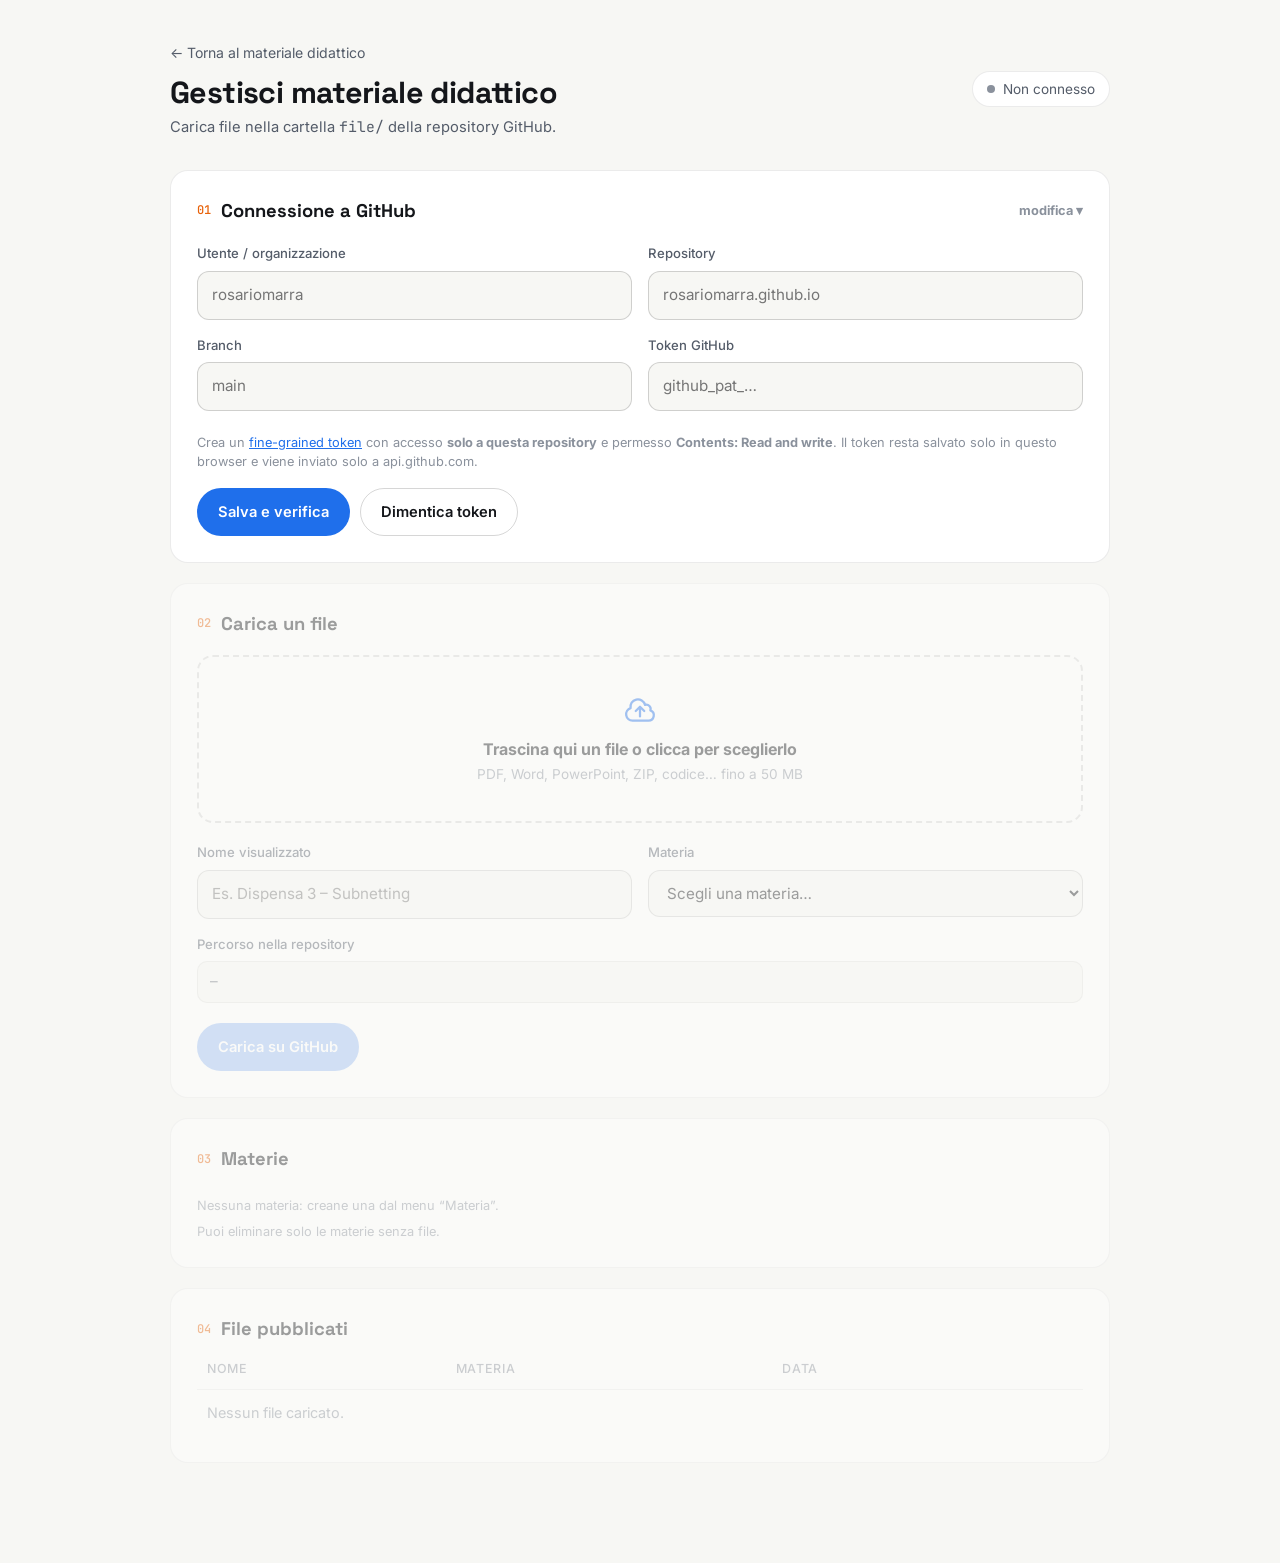
<file: admin.html>
<!DOCTYPE html>
<html lang="it">
<head>
<meta charset="UTF-8">
<meta name="viewport" content="width=device-width, initial-scale=1.0">
<meta name="robots" content="noindex, nofollow">
<title>Admin materiali · Rosario Marra</title>
<link rel="preconnect" href="https://fonts.googleapis.com">
<link rel="preconnect" href="https://fonts.gstatic.com" crossorigin>
<link href="https://fonts.googleapis.com/css2?family=Inter:wght@400;500;600;700&family=Space+Grotesk:wght@600;700&family=JetBrains+Mono:wght@400;500&display=swap" rel="stylesheet">
<style>
:root{
  --bg:#0A0B0E; --card:#14171D; --card-2:#1A1E26; --text:#F2F4F7; --muted:#9AA3B2; --faint:#5F6878;
  --line:rgba(255,255,255,.08); --line-2:rgba(255,255,255,.16);
  --blue:#3B8BFF; --blue-soft:rgba(59,139,255,.12); --orange:#FF7A1A; --green:#3DDC97; --red:#FF5D5D;
  --display:'Space Grotesk',Inter,sans-serif; --mono:'JetBrains Mono',monospace;
}
@media (prefers-color-scheme:light){:root{
  --bg:#F7F7F4; --card:#FFFFFF; --card-2:#F2F2EE; --text:#14161A; --muted:#545C69; --faint:#8A919C;
  --line:rgba(0,0,0,.08); --line-2:rgba(0,0,0,.16); --blue:#1F6FEB; --blue-soft:rgba(31,111,235,.08); --orange:#E8620A; --green:#12A56A; --red:#D93636;
}}
*{margin:0;padding:0;box-sizing:border-box}
body{font-family:Inter,system-ui,sans-serif;background:var(--bg);color:var(--text);line-height:1.5;-webkit-font-smoothing:antialiased}
.wrap{max-width:980px;margin:0 auto;padding:40px 20px 80px}
header{display:flex;justify-content:space-between;align-items:center;gap:16px;margin-bottom:32px;flex-wrap:wrap}
h1{font-family:var(--display);font-size:1.9rem;letter-spacing:-.02em}
h2{font-family:var(--display);font-size:1.15rem;margin-bottom:18px;display:flex;align-items:center;gap:10px}
h2 .n{font-family:var(--mono);font-size:.75rem;color:var(--orange);font-weight:500}
.conn{display:inline-flex;align-items:center;gap:8px;font-size:.85rem;color:var(--muted);padding:7px 14px;border-radius:999px;border:1px solid var(--line);background:var(--card)}
.conn i{width:8px;height:8px;border-radius:50%;background:var(--faint)}
.conn.ok i{background:var(--green)} .conn.err i{background:var(--red)}
.card{background:var(--card);border:1px solid var(--line);border-radius:18px;padding:26px;margin-bottom:20px}
.grid{display:grid;grid-template-columns:1fr 1fr;gap:16px}
.grid .full{grid-column:1/-1}
label{display:block;font-size:.82rem;font-weight:500;color:var(--muted);margin-bottom:7px}
input,select{width:100%;padding:12px 14px;border-radius:12px;border:1px solid var(--line-2);background:var(--bg);color:var(--text);font:inherit;font-size:.95rem;outline:none}
input:focus,select:focus{border-color:var(--blue)}
.hint{font-size:.8rem;color:var(--faint);margin-top:6px}
.hint a{color:var(--blue)}
.row{display:flex;gap:10px;align-items:center;flex-wrap:wrap}
.btn{display:inline-flex;align-items:center;justify-content:center;gap:8px;padding:12px 20px;border-radius:999px;font:inherit;font-weight:600;font-size:.92rem;cursor:pointer;border:1px solid transparent;transition:.2s}
.btn-primary{background:var(--blue);color:#fff}
.btn-primary:disabled{opacity:.45;cursor:not-allowed}
.btn-ghost{background:transparent;color:var(--text);border-color:var(--line-2)}
.btn-ghost:hover{border-color:var(--text)}
.btn-sm{padding:7px 12px;font-size:.8rem}
details summary{cursor:pointer;list-style:none}
details summary::-webkit-details-marker{display:none}
.drop{border:2px dashed var(--line-2);border-radius:16px;padding:36px 20px;text-align:center;cursor:pointer;transition:.2s;position:relative}
.drop:hover,.drop.over{border-color:var(--blue);background:var(--blue-soft)}
.drop input{position:absolute;inset:0;opacity:0;cursor:pointer}
.drop svg{width:34px;height:34px;color:var(--blue);margin:0 auto 10px;display:block}
.drop b{display:block}
.drop span{font-size:.85rem;color:var(--faint)}
.picked{display:none;align-items:center;gap:12px;padding:14px 16px;border-radius:12px;background:var(--card-2);margin-top:14px;font-size:.9rem}
.picked.show{display:flex}
.picked code{font-family:var(--mono);font-size:.8rem;color:var(--faint);margin-left:auto}
.new-mat{display:none;margin-top:10px}
.new-mat.show{display:flex}
.path{font-family:var(--mono);font-size:.8rem;color:var(--muted);background:var(--bg);border:1px solid var(--line);padding:10px 12px;border-radius:10px;word-break:break-all}
.progress{height:6px;border-radius:99px;background:var(--line);overflow:hidden;margin-top:16px;display:none}
.progress.show{display:block}
.progress div{height:100%;width:0;background:var(--blue);transition:width .3s}
.msg{margin-top:14px;font-size:.9rem;padding:12px 14px;border-radius:12px;display:none}
.msg.show{display:block}
.msg.ok{background:color-mix(in srgb,var(--green) 12%,transparent);color:var(--green)}
.msg.err{background:color-mix(in srgb,var(--red) 12%,transparent);color:var(--red)}
.msg.info{background:var(--blue-soft);color:var(--blue)}
table{width:100%;border-collapse:collapse;font-size:.9rem}
th{text-align:left;font-weight:500;color:var(--faint);font-size:.78rem;text-transform:uppercase;letter-spacing:.05em;padding:0 10px 10px}
td{padding:12px 10px;border-top:1px solid var(--line);vertical-align:middle}
td.mat{color:var(--orange)}
td .p{display:block;font-family:var(--mono);font-size:.72rem;color:var(--faint)}
.chips{display:flex;flex-wrap:wrap;gap:8px}
.chip{display:inline-flex;align-items:center;gap:8px;padding:6px 8px 6px 12px;border-radius:999px;border:1px solid var(--line-2);font-size:.85rem}
.chip button{border:none;background:var(--line);color:var(--muted);width:20px;height:20px;border-radius:50%;cursor:pointer;font-size:.8rem}
.chip button:hover{background:var(--red);color:#fff}
.locked{opacity:.4;pointer-events:none}
@media (max-width:640px){.grid{grid-template-columns:1fr}.hide-sm{display:none}}
</style>
</head>
<body>
<div class="wrap">
  <header>
    <div><a href="e-learning.html" style="color:var(--muted);font-size:.88rem;text-decoration:none">← Torna al materiale didattico</a><h1 style="margin-top:6px">Gestisci materiale didattico</h1><p style="color:var(--muted);font-size:.92rem">Carica file nella cartella <code style="font-family:var(--mono)">file/</code> della repository GitHub.</p></div>
    <span class="conn" id="conn"><i></i><span>Non connesso</span></span>
  </header>

  <!-- 1. Connessione -->
  <details class="card" id="setup">
    <summary><h2 style="margin:0"><span class="n">01</span> Connessione a GitHub <span style="margin-left:auto;font-size:.8rem;color:var(--faint);font-family:Inter">modifica ▾</span></h2></summary>
    <div class="grid" style="margin-top:20px">
      <div><label for="owner">Utente / organizzazione</label><input id="owner" placeholder="rosariomarra"></div>
      <div><label for="repo">Repository</label><input id="repo" placeholder="rosariomarra.github.io"></div>
      <div><label for="branch">Branch</label><input id="branch" placeholder="main"></div>
      <div><label for="token">Token GitHub</label><input id="token" type="password" placeholder="github_pat_…" autocomplete="off"></div>
      <p class="hint full">Crea un <a href="https://github.com/settings/personal-access-tokens/new" target="_blank" rel="noopener">fine-grained token</a> con accesso <b>solo a questa repository</b> e permesso <b>Contents: Read and write</b>. Il token resta salvato solo in questo browser e viene inviato solo a api.github.com.</p>
      <div class="full row">
        <button class="btn btn-primary" id="saveConn">Salva e verifica</button>
        <button class="btn btn-ghost" id="logout">Dimentica token</button>
      </div>
    </div>
    <div class="msg" id="connMsg"></div>
  </details>

  <div id="app" class="locked">
    <!-- 2. Carica -->
    <section class="card">
      <h2><span class="n">02</span> Carica un file</h2>
      <div class="drop" id="drop">
        <input type="file" id="file" aria-label="Scegli file">
        <svg fill="none" viewBox="0 0 24 24" stroke="currentColor" stroke-width="1.6"><path stroke-linecap="round" stroke-linejoin="round" d="M12 16.5V9.75m0 0 3 3m-3-3-3 3M6.75 19.5a4.5 4.5 0 0 1-1.41-8.78 5.25 5.25 0 0 1 10.23-2.33 3 3 0 0 1 3.76 3.86A3.75 3.75 0 0 1 18 19.5H6.75Z"/></svg>
        <b>Trascina qui un file o clicca per sceglierlo</b>
        <span>PDF, Word, PowerPoint, ZIP, codice… fino a 50 MB</span>
      </div>
      <div class="picked" id="picked"></div>

      <div class="grid" style="margin-top:20px">
        <div><label for="nome">Nome visualizzato</label><input id="nome" placeholder="Es. Dispensa 3 – Subnetting"></div>
        <div>
          <label for="materia">Materia</label>
          <select id="materia"></select>
          <div class="new-mat row" id="newMatRow"><input id="newMat" placeholder="Nome nuova materia" style="flex:1"><button class="btn btn-ghost btn-sm" id="addMat">Aggiungi</button></div>
        </div>
        <div class="full"><label>Percorso nella repository</label><div class="path" id="path">—</div></div>
      </div>
      <div class="row" style="margin-top:20px"><button class="btn btn-primary" id="upload" disabled>Carica su GitHub</button></div>
      <div class="progress" id="prog"><div></div></div>
      <div class="msg" id="upMsg"></div>
    </section>

    <!-- 3. Materie -->
    <section class="card">
      <h2><span class="n">03</span> Materie</h2>
      <div class="chips" id="matChips"></div>
      <p class="hint">Puoi eliminare solo le materie senza file.</p>
    </section>

    <!-- 4. File caricati -->
    <section class="card">
      <h2><span class="n">04</span> File pubblicati <span id="tot" style="font-family:var(--mono);font-size:.8rem;color:var(--faint);font-weight:400"></span></h2>
      <table><thead><tr><th>Nome</th><th>Materia</th><th class="hide-sm">Data</th><th></th></tr></thead><tbody id="list"></tbody></table>
    </section>
  </div>
</div>

<script>
(() => {
  const API = 'https://api.github.com';
  const DIR = 'file';
  const MANIFEST = DIR + '/index.json';
  const MAX = 50 * 1024 * 1024;
  const $ = id => document.getElementById(id);

  let cfg = {};
  try { cfg = JSON.parse(localStorage.getItem('gh-admin') || '{}'); } catch (e) {}
  let manifest = { materie: [], files: [] }, manifestSha = null, picked = null;

  ['owner', 'repo', 'branch', 'token'].forEach(k => $(k).value = cfg[k] || '');
  if (!cfg.token) $('setup').open = true;

  const esc = s => String(s).replace(/[&<>"']/g, c => ({'&':'&amp;','<':'&lt;','>':'&gt;','"':'&quot;',"'":'&#39;'}[c]));
  const slug = s => s.normalize('NFD').replace(/[̀-ͯ]/g, '').toLowerCase().replace(/[^a-z0-9]+/g, '-').replace(/^-|-$/g, '') || 'file';
  const msg = (el, type, text) => { el.className = 'msg show ' + type; el.innerHTML = text; };
  const setConn = (state, text) => { $('conn').className = 'conn ' + state; $('conn').lastElementChild.textContent = text; };

  // base64 sicuro per testo UTF-8 (il manifest contiene accenti)
  const b64encode = str => {
    const bytes = new TextEncoder().encode(str);
    let bin = '';
    for (let i = 0; i < bytes.length; i += 0x8000) bin += String.fromCharCode(...bytes.subarray(i, i + 0x8000));
    return btoa(bin);
  };
  const b64decode = b64 => new TextDecoder().decode(Uint8Array.from(atob(b64.replace(/\n/g, '')), c => c.charCodeAt(0)));
  const fileToB64 = file => new Promise((res, rej) => {
    const r = new FileReader();
    r.onload = () => res(r.result.split(',')[1]);
    r.onerror = rej;
    r.readAsDataURL(file);
  });

  const WRITE_HINT = 'Serve il permesso di scrittura: token fine-grained con "Contents: Read and write", oppure token classico con "public_repo".';

  // Traduce gli errori più comuni di GitHub in indicazioni pratiche
  function explain(status, message) {
    if (status === 401) return 'Token non valido, scaduto o copiato male: creane uno nuovo e incollalo di nuovo.';
    if (status === 403 && /not accessible|permission/i.test(message)) return 'Il token non ha questo permesso. ' + WRITE_HINT;
    if (status === 403 && /rate limit/i.test(message)) return 'Troppe richieste a GitHub: riprova tra qualche minuto.';
    if (status === 409) return 'Conflitto con una modifica fatta altrove: ricarica la pagina e riprova.';
    if (status === 422 && /too large|size/i.test(message)) return 'File troppo grande per GitHub.';
    return message || 'Errore ' + status;
  }

  async function api(url, opts = {}) {
    const r = await fetch(url, {
      ...opts,
      headers: { Authorization: `Bearer ${cfg.token}`, Accept: 'application/vnd.github+json', 'X-GitHub-Api-Version': '2022-11-28', ...(opts.headers || {}) },
    });
    if (r.status === 404) return null;
    const j = await r.json().catch(() => ({}));
    if (!r.ok) throw new Error(explain(r.status, j.message));
    return j;
  }
  const gh = (path, opts) => api(`${API}/repos/${cfg.owner}/${cfg.repo}${path}`, opts);
  const contentsUrl = p => `/contents/${p.split('/').map(encodeURIComponent).join('/')}`;

  async function loadManifest() {
    const j = await gh(contentsUrl(MANIFEST) + `?ref=${encodeURIComponent(cfg.branch)}`);
    if (j) { manifest = JSON.parse(b64decode(j.content)); manifestSha = j.sha; }
    else { manifest = { materie: [], files: [] }; manifestSha = null; }
    manifest.materie ||= []; manifest.files ||= [];
  }

  async function saveManifest(message) {
    const j = await gh(contentsUrl(MANIFEST), {
      method: 'PUT',
      body: JSON.stringify({ message, branch: cfg.branch, content: b64encode(JSON.stringify(manifest, null, 2) + '\n'), ...(manifestSha && { sha: manifestSha }) }),
    });
    manifestSha = j.content.sha;
  }

  // Ogni controllo è [stato, testo, dettaglio]: stato true = ok, false = fallito, null = in corso
  function showChecks(list) {
    const failed = list.some(c => c[0] === false), done = list.every(c => c[0] === true);
    $('connMsg').className = 'msg show ' + (failed ? 'err' : done ? 'ok' : 'info');
    $('connMsg').innerHTML = list.map(([ok, text, detail]) =>
      `<div style="margin:4px 0">${ok === true ? '✔' : ok === false ? '✖' : '…'} ${esc(text)}${detail ? `<div style="font-size:.85rem;opacity:.9;margin:2px 0 0 20px">${esc(detail)}</div>` : ''}</div>`).join('');
  }

  // fullTest = true prova anche una scrittura reale (creando e cancellando un branch temporaneo,
  // così non si genera nessun commit e GitHub Pages non riparte)
  async function connect(fullTest = false) {
    if (!cfg.token || !cfg.owner || !cfg.repo) { setConn('', 'Non connesso'); return; }
    setConn('', 'Verifica…');
    const steps = [];
    const step = async (label, fn) => {
      steps.push([null, label]); showChecks(steps);
      try { const r = await fn(); steps[steps.length - 1] = [true, label]; showChecks(steps); return r; }
      catch (e) { steps[steps.length - 1] = [false, label, e.message]; showChecks(steps); throw e; }
    };
    try {
      const user = await step('Token valido', async () => {
        const u = await api(`${API}/user`);
        if (!u) throw new Error('Token non riconosciuto da GitHub.');
        return u;
      });
      steps[0][1] = `Token valido (account ${user.login})`; showChecks(steps);

      const repo = await step(`Accesso alla repository ${cfg.owner}/${cfg.repo}`, async () => {
        const r = await gh('');
        if (!r) throw new Error('Repository non trovata, oppure il token non include questa repository. Controlla utente e nome, e nel token la voce "Repository access".');
        return r;
      });
      cfg.branch ||= repo.default_branch;
      $('branch').value = cfg.branch;

      const head = await step(`Branch "${cfg.branch}"`, async () => {
        const h = await gh(`/git/ref/heads/${encodeURIComponent(cfg.branch)}`);
        if (!h) throw new Error(`Branch non trovato. Quello principale di questa repo è "${repo.default_branch}".`);
        return h;
      });

      await step('Lettura dell\'elenco dei file', loadManifest);

      if (fullTest) {
        await step('Permesso di scrittura (prova reale)', async () => {
          const ref = `verifica-token-${Date.now()}`;
          const created = await gh('/git/refs', { method: 'POST', body: JSON.stringify({ ref: 'refs/heads/' + ref, sha: head.object.sha }) });
          if (!created) throw new Error('GitHub ha rifiutato la scrittura. ' + WRITE_HINT);
          await gh(`/git/refs/heads/${ref}`, { method: 'DELETE' });
        });
      }

      try { localStorage.setItem('gh-admin', JSON.stringify(cfg)); } catch (e) {}
      setConn('ok', `${cfg.owner}/${cfg.repo}`);
      $('app').classList.remove('locked');
      if (fullTest) steps.push([true, 'Tutto funziona: puoi caricare ed eliminare file.']);
      else { $('setup').open = false; $('connMsg').className = 'msg'; }
      if (fullTest) showChecks(steps);
      renderAll();
    } catch (e) {
      setConn('err', 'Errore');
      $('app').classList.add('locked');
      $('setup').open = true;
    }
  }

  $('saveConn').onclick = () => {
    cfg = { owner: $('owner').value.trim(), repo: $('repo').value.trim(), branch: $('branch').value.trim(), token: $('token').value.trim() };
    try { localStorage.setItem('gh-admin', JSON.stringify(cfg)); } catch (e) {}
    connect(true);
  };
  $('logout').onclick = () => {
    try { localStorage.removeItem('gh-admin'); } catch (e) {}
    cfg = {}; $('token').value = '';
    $('app').classList.add('locked'); setConn('', 'Non connesso');
  };

  // --- Upload form ---
  function targetPath() {
    const mat = $('materia').value;
    if (!picked || !mat || mat === '__new') return null;
    const ext = picked.name.includes('.') ? '.' + picked.name.split('.').pop().toLowerCase() : '';
    const base = `${DIR}/${slug(mat)}/${slug($('nome').value || picked.name.replace(/\.[^.]+$/, ''))}`;
    let p = base + ext, i = 2;
    while (manifest.files.some(f => f.path === p)) p = `${base}-${i++}${ext}`;
    return p;
  }
  function refreshForm() {
    const p = targetPath();
    $('path').textContent = p || '—';
    $('upload').disabled = !p || !$('nome').value.trim();
  }
  function pick(file) {
    if (!file) return;
    if (file.size > MAX) { msg($('upMsg'), 'err', 'File troppo grande: il limite è 50 MB.'); return; }
    picked = file;
    $('picked').className = 'picked show';
    $('picked').innerHTML = `📄 <b>${esc(file.name)}</b><code>${(file.size / 1048576).toFixed(2)} MB</code>`;
    if (!$('nome').value) $('nome').value = file.name.replace(/\.[^.]+$/, '').replace(/[_-]+/g, ' ');
    $('upMsg').className = 'msg';
    refreshForm();
  }
  $('file').onchange = e => pick(e.target.files[0]);
  const drop = $('drop');
  ['dragenter', 'dragover'].forEach(ev => drop.addEventListener(ev, e => { e.preventDefault(); drop.classList.add('over'); }));
  ['dragleave', 'drop'].forEach(ev => drop.addEventListener(ev, () => drop.classList.remove('over')));
  drop.addEventListener('drop', e => { e.preventDefault(); pick(e.dataTransfer.files[0]); });
  $('nome').oninput = refreshForm;
  $('materia').onchange = () => { $('newMatRow').classList.toggle('show', $('materia').value === '__new'); refreshForm(); };

  $('addMat').onclick = async () => {
    const m = $('newMat').value.trim();
    if (!m) return;
    if (!manifest.materie.includes(m)) {
      manifest.materie.push(m);
      manifest.materie.sort((a, b) => a.localeCompare(b, 'it'));
      try { await saveManifest(`Aggiunta materia: ${m}`); } catch (e) { msg($('upMsg'), 'err', esc(e.message)); return; }
    }
    $('newMat').value = '';
    renderAll();
    $('materia').value = m;
    $('newMatRow').classList.remove('show');
    refreshForm();
  };

  $('upload').onclick = async () => {
    const path = targetPath(), nome = $('nome').value.trim(), materia = $('materia').value;
    if (!path) return;
    const bar = $('prog'), fill = bar.firstElementChild;
    $('upload').disabled = true; bar.className = 'progress show'; fill.style.width = '15%';
    msg($('upMsg'), 'info', 'Caricamento in corso…');
    try {
      const content = await fileToB64(picked);
      fill.style.width = '45%';
      await gh(contentsUrl(path), { method: 'PUT', body: JSON.stringify({ message: `Carica ${nome} (${materia})`, branch: cfg.branch, content }) });
      fill.style.width = '80%';
      await loadManifest(); // rilegge per non sovrascrivere modifiche fatte altrove
      manifest.files.push({ nome, materia, path, size: picked.size, data: new Date().toISOString() });
      await saveManifest(`Aggiorna indice: ${nome}`);
      fill.style.width = '100%';
      msg($('upMsg'), 'ok', `✔ <b>${esc(nome)}</b> caricato in <code>${esc(path)}</code>. Sarà visibile sul sito entro 1–2 minuti (tempo di pubblicazione di GitHub Pages).`);
      picked = null; $('file').value = ''; $('nome').value = ''; $('picked').className = 'picked';
      renderAll();
    } catch (e) {
      msg($('upMsg'), 'err', 'Errore: ' + esc(e.message));
    } finally {
      setTimeout(() => { bar.className = 'progress'; fill.style.width = '0'; }, 800);
      refreshForm();
    }
  };

  // --- Elenco e materie ---
  async function removeFile(path) {
    const f = manifest.files.find(x => x.path === path);
    if (!f || !confirm(`Eliminare "${f.nome}" dal sito e dalla repository?`)) return;
    try {
      const meta = await gh(contentsUrl(path) + `?ref=${encodeURIComponent(cfg.branch)}`);
      if (meta) await gh(contentsUrl(path), { method: 'DELETE', body: JSON.stringify({ message: `Rimuovi ${f.nome}`, branch: cfg.branch, sha: meta.sha }) });
      await loadManifest();
      manifest.files = manifest.files.filter(x => x.path !== path);
      await saveManifest(`Aggiorna indice: rimosso ${f.nome}`);
      renderAll();
    } catch (e) { alert('Errore: ' + e.message); }
  }
  async function removeMateria(m) {
    if (!confirm(`Eliminare la materia "${m}"?`)) return;
    manifest.materie = manifest.materie.filter(x => x !== m);
    try { await saveManifest(`Rimossa materia: ${m}`); } catch (e) { alert('Errore: ' + e.message); }
    renderAll();
  }

  function renderAll() {
    const cur = $('materia').value;
    $('materia').innerHTML = '<option value="">Scegli una materia…</option>' +
      manifest.materie.map(m => `<option>${esc(m)}</option>`).join('') + '<option value="__new">+ Nuova materia…</option>';
    if (manifest.materie.includes(cur)) $('materia').value = cur;

    const used = new Set(manifest.files.map(f => f.materia));
    $('matChips').innerHTML = manifest.materie.length ? manifest.materie.map(m =>
      `<span class="chip">${esc(m)}${used.has(m) ? '' : ` <button data-m="${esc(m)}" aria-label="Elimina ${esc(m)}">×</button>`}</span>`).join('')
      : '<span class="hint">Nessuna materia: creane una dal menu “Materia”.</span>';

    const files = [...manifest.files].sort((a, b) => b.data.localeCompare(a.data));
    $('tot').textContent = files.length ? `(${files.length})` : '';
    $('list').innerHTML = files.length ? files.map(f => `<tr>
      <td><b>${esc(f.nome)}</b><span class="p">${esc(f.path)}</span></td>
      <td class="mat">${esc(f.materia)}</td>
      <td class="hide-sm">${new Date(f.data).toLocaleDateString('it-IT')}</td>
      <td style="text-align:right"><button class="btn btn-ghost btn-sm" data-del="${esc(f.path)}">Elimina</button></td></tr>`).join('')
      : '<tr><td colspan="4" style="color:var(--faint)">Nessun file caricato.</td></tr>';
    refreshForm();
  }
  $('matChips').onclick = e => { const b = e.target.closest('button[data-m]'); if (b) removeMateria(b.dataset.m); };
  $('list').onclick = e => { const b = e.target.closest('button[data-del]'); if (b) removeFile(b.dataset.del); };

  renderAll();
  connect();
})();
</script>
</body>
</html>
</file>
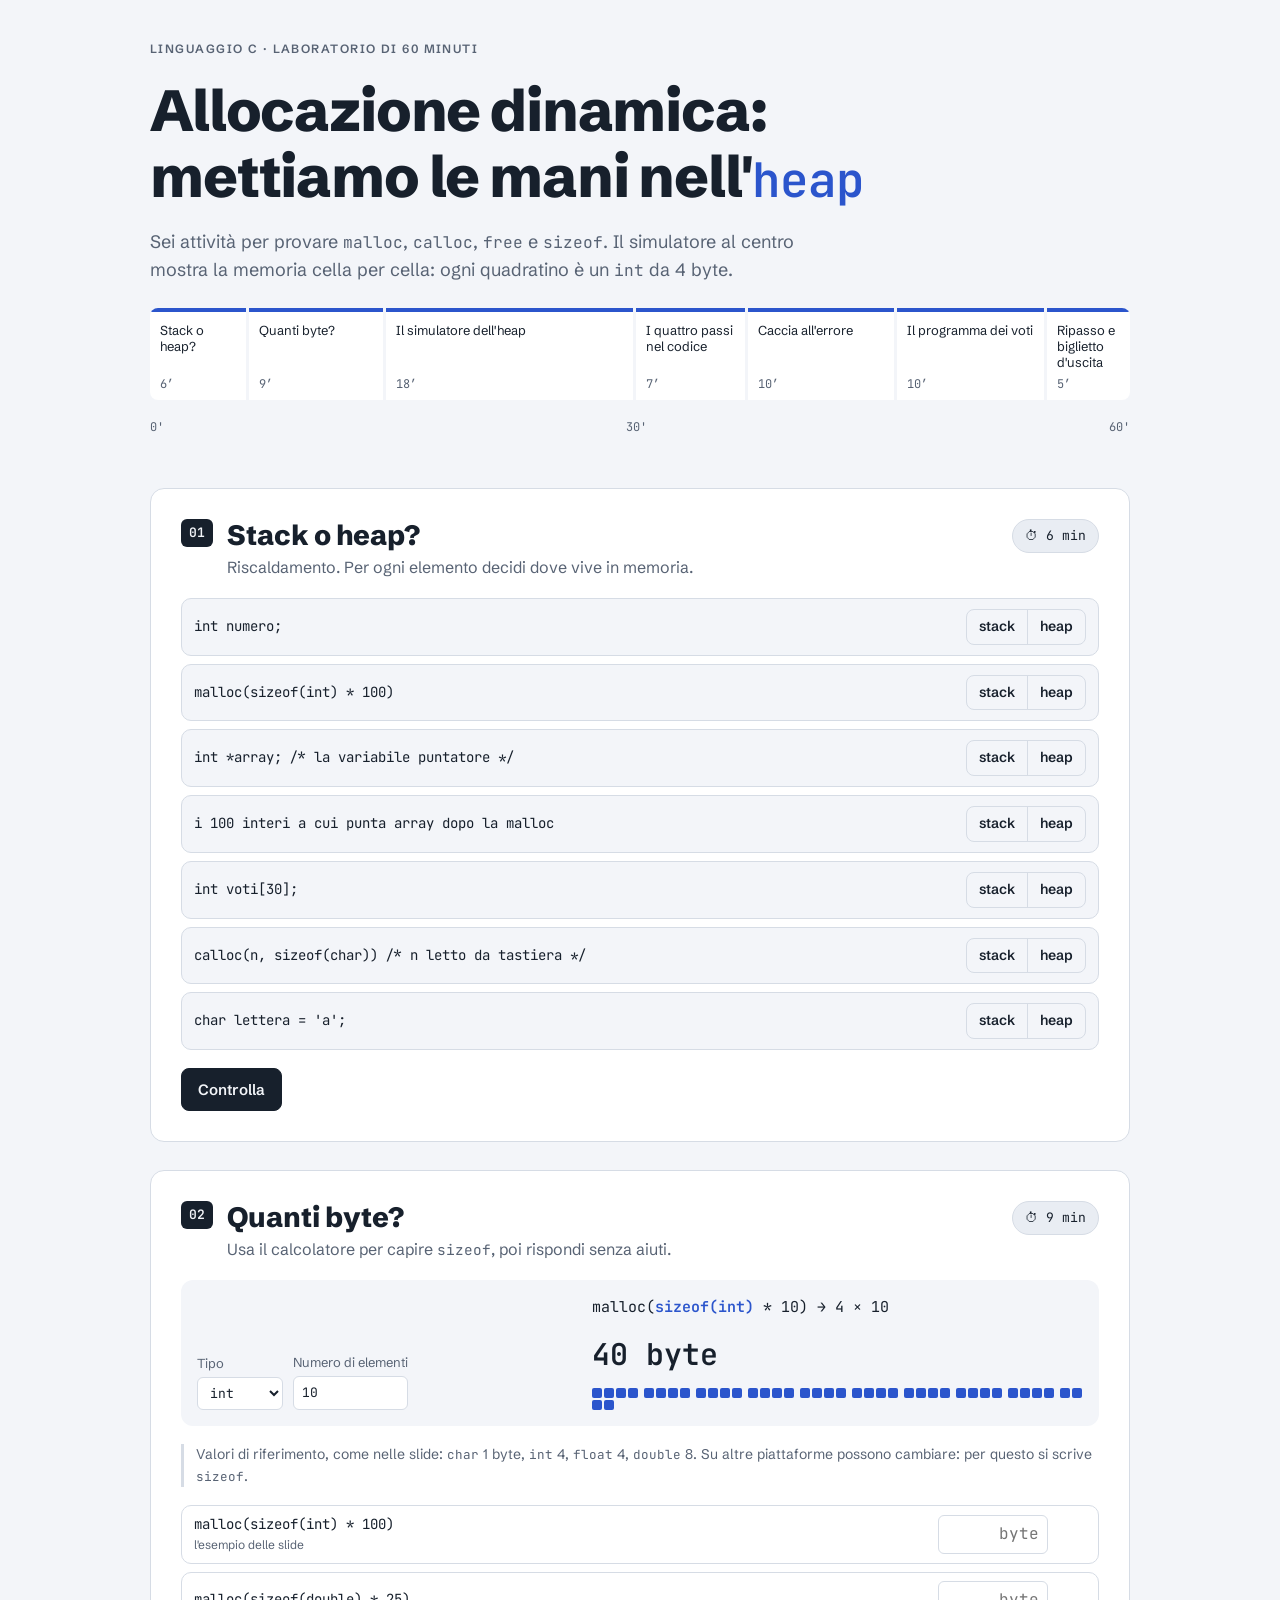
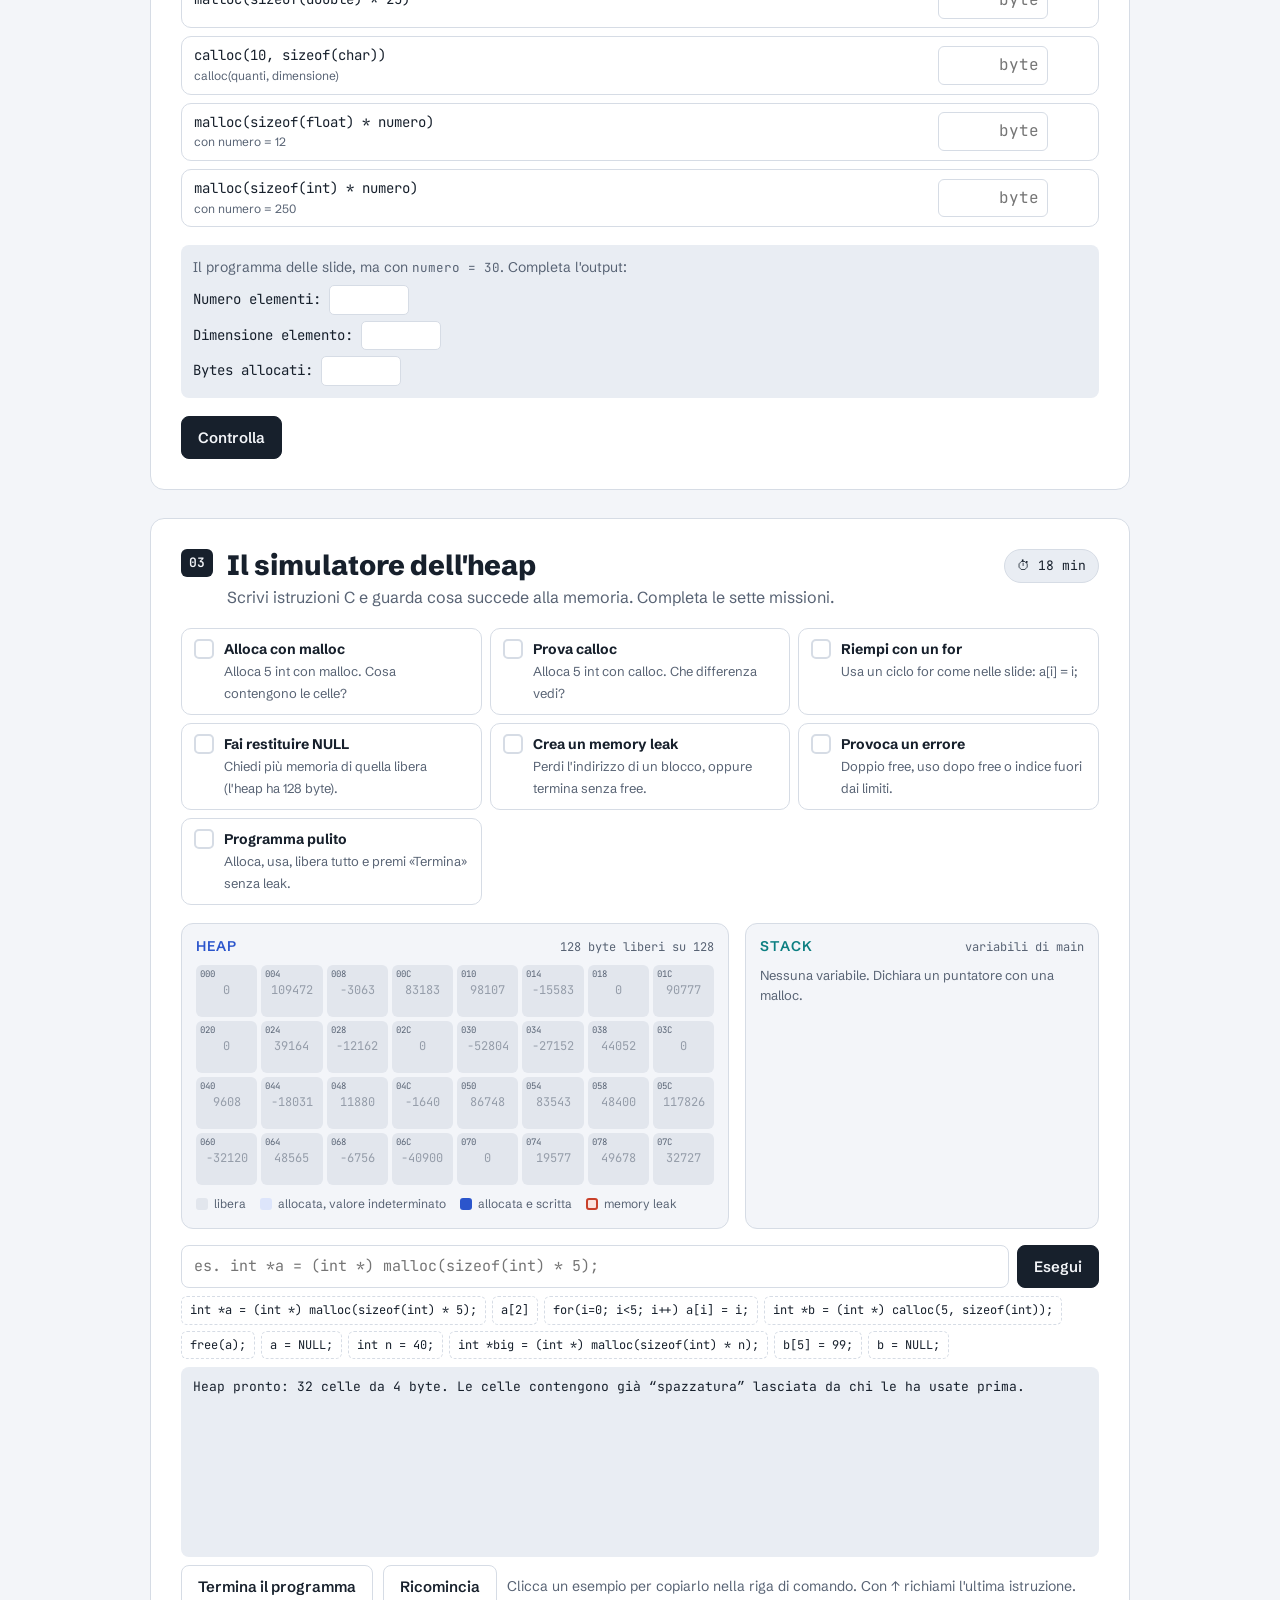
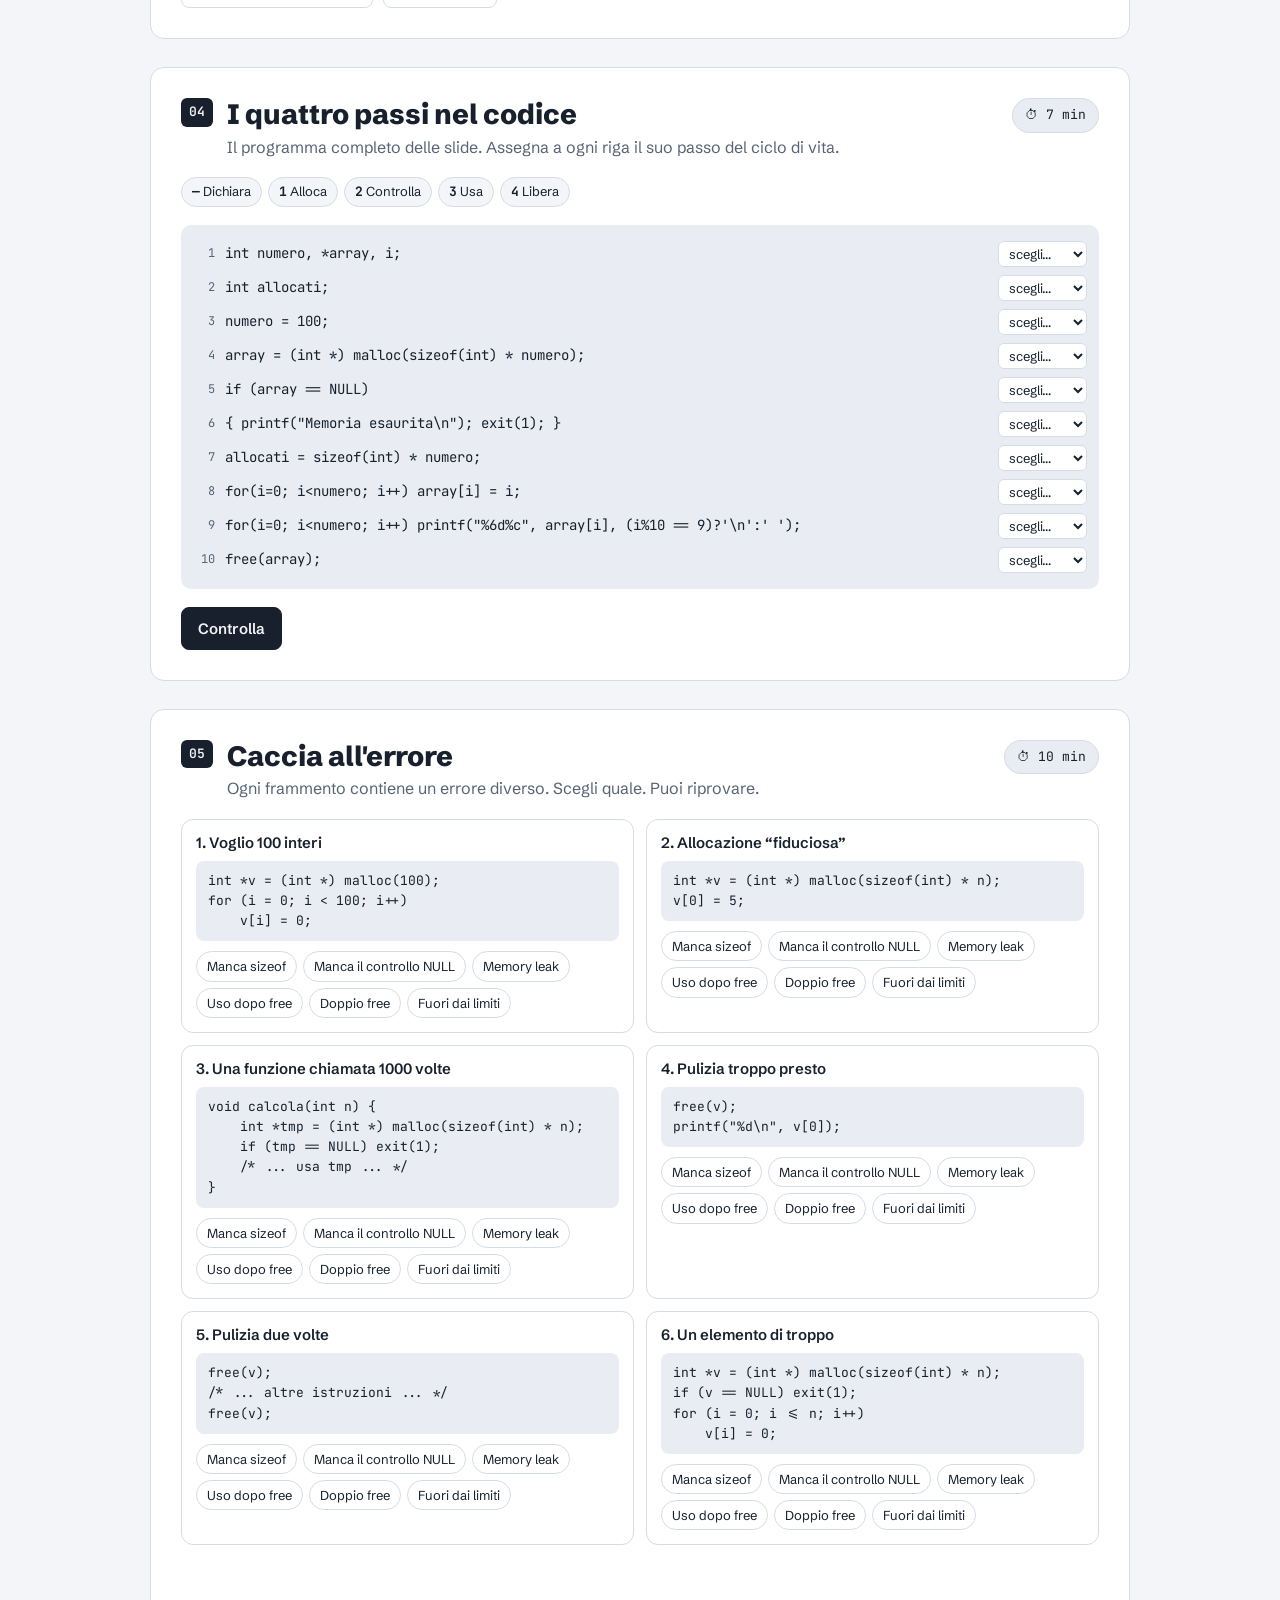
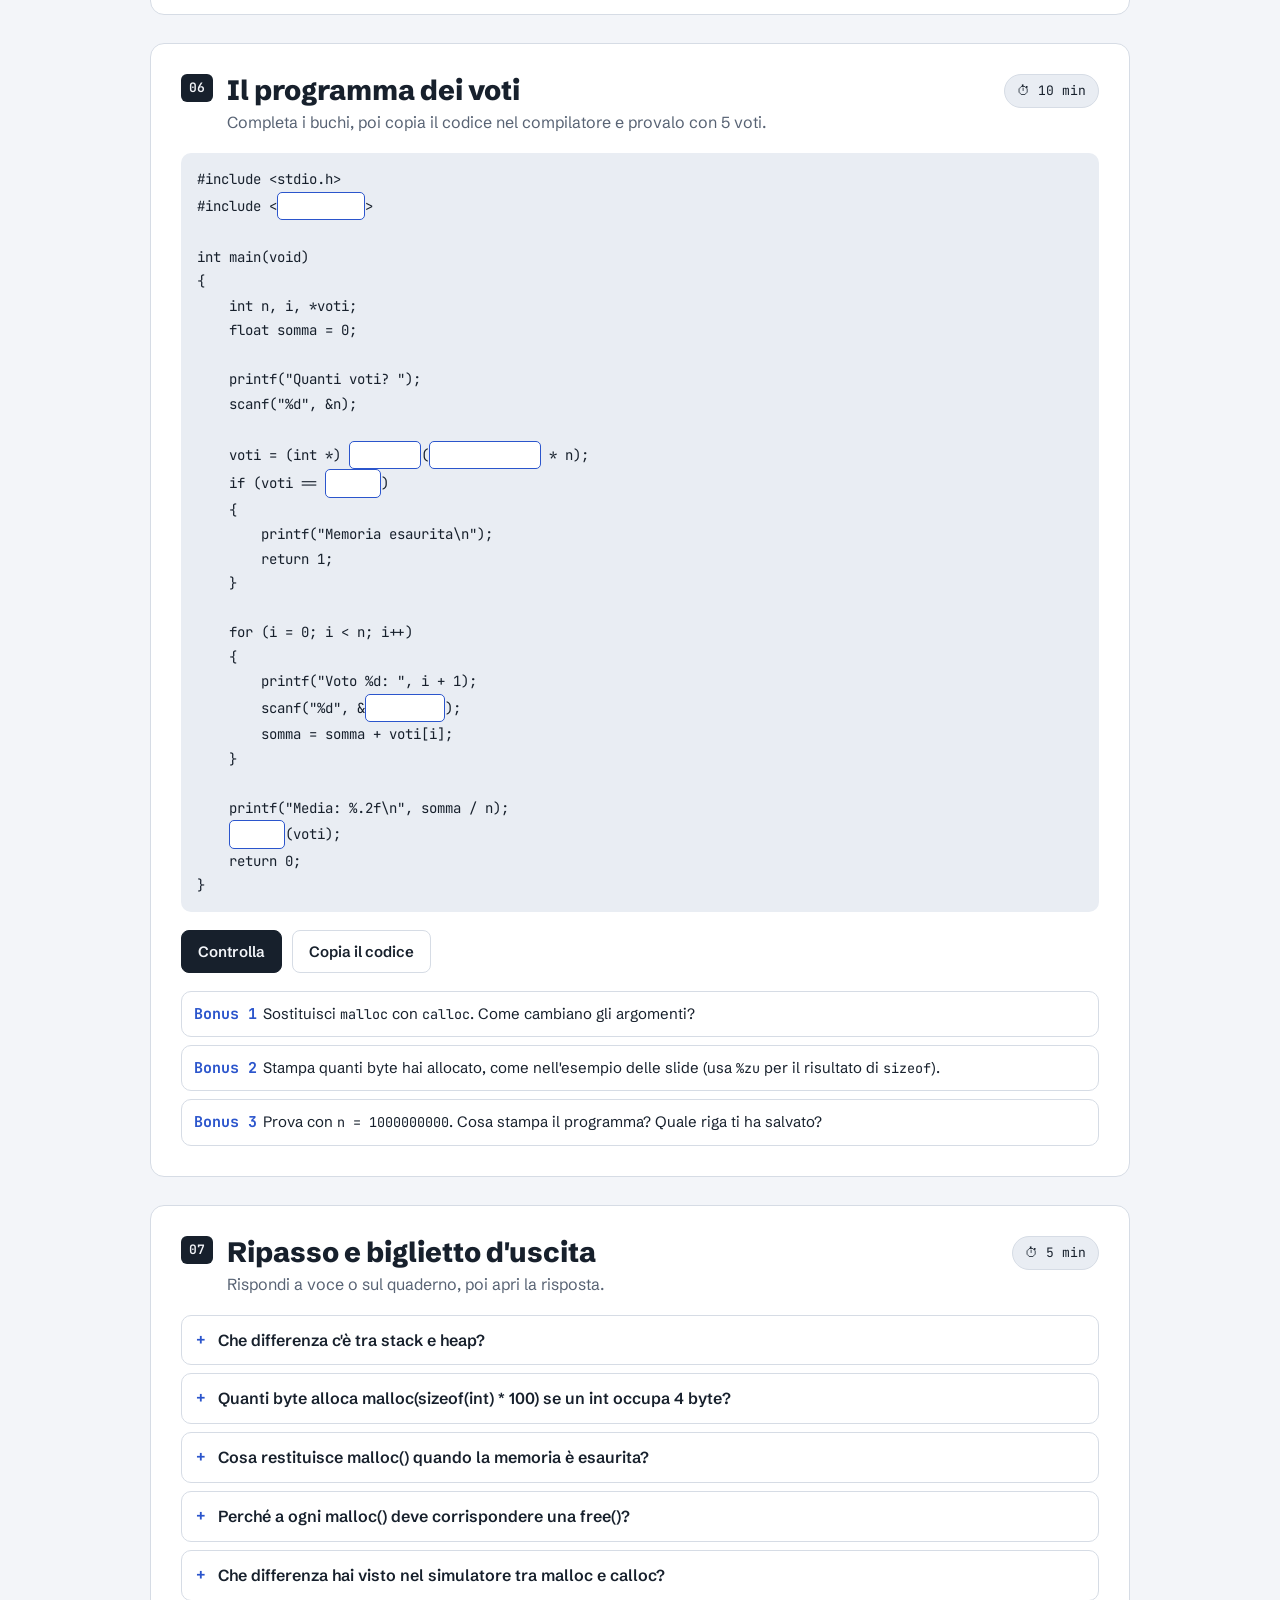
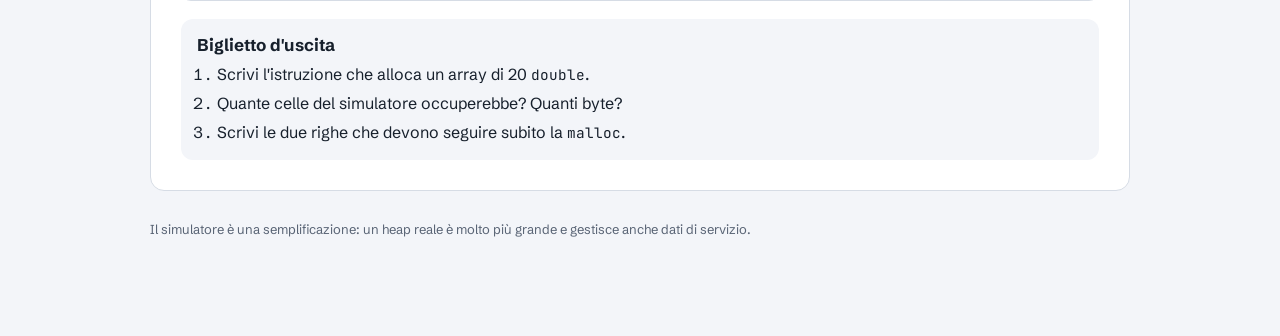
<file: file/informatica/laboratorio-memoria-dinamica.html>
<!doctype html>
<html lang="it">
<head>
<meta charset="utf-8">
<meta name="viewport" content="width=device-width, initial-scale=1, viewport-fit=cover">
<title>Laboratorio malloc e free</title>
<link rel="preconnect" href="https://fonts.googleapis.com">
<link rel="preconnect" href="https://fonts.gstatic.com" crossorigin>
<link rel="stylesheet" href="https://fonts.googleapis.com/css2?family=Schibsted+Grotesk:wght@400;500;600;800&family=JetBrains+Mono:wght@400;600&display=swap">
<style>
/* Layout: una colonna di laboratorio, sei postazioni in sequenza; la griglia di celle dell'heap è il motivo ricorrente (blu occupata, grigio libera, come nelle slide) */
:root{
  --bg:#F3F5F9; --surface:#FFFFFF; --sunk:#E9EDF3; --ink:#17202C; --muted:#586374; --line:#D6DCE5;
  --stack:#0C7F82; --stack-soft:#DCF1F1;
  --heap:#2B55CC; --heap-soft:#DDE5FB; --heap-ink:#FFFFFF;
  --leak:#C8402A; --leak-soft:#FBE3DE;
  --warn:#9A6A00; --warn-soft:#FBF0D3;
  --ok:#1B7C45; --ok-soft:#DDF2E5;
  --cell-free:#E2E6ED;
  --f-display:"Schibsted Grotesk", "Segoe UI", system-ui, sans-serif;
  --f-body:"Schibsted Grotesk", "Segoe UI", system-ui, sans-serif;
  --f-mono:"JetBrains Mono", ui-monospace, "Cascadia Mono", Consolas, monospace;
}
@media (prefers-color-scheme: dark){:root:not([data-theme="light"]){
  --bg:#0E131A; --surface:#161E29; --sunk:#1D2734; --ink:#E4E9F1; --muted:#97A2B3; --line:#2A3544;
  --stack:#43BFC2; --stack-soft:#14373A;
  --heap:#7096FF; --heap-soft:#1E2B4D; --heap-ink:#0E131A;
  --leak:#FF7B63; --leak-soft:#3D1F1A;
  --warn:#EDB43E; --warn-soft:#3A2E12;
  --ok:#4CC683; --ok-soft:#163222;
  --cell-free:#232D3A; color-scheme:dark;
}}
:root[data-theme="dark"]{
  --bg:#0E131A; --surface:#161E29; --sunk:#1D2734; --ink:#E4E9F1; --muted:#97A2B3; --line:#2A3544;
  --stack:#43BFC2; --stack-soft:#14373A;
  --heap:#7096FF; --heap-soft:#1E2B4D; --heap-ink:#0E131A;
  --leak:#FF7B63; --leak-soft:#3D1F1A;
  --warn:#EDB43E; --warn-soft:#3A2E12;
  --ok:#4CC683; --ok-soft:#163222;
  --cell-free:#232D3A; color-scheme:dark;
}
*{box-sizing:border-box}
[hidden]{display:none!important}
html{color-scheme:light}body{margin:0;background:var(--bg);color:var(--ink);font-family:var(--f-body);font-size:16px;line-height:1.55;
  padding-left:max(16px, env(safe-area-inset-left, 0px));padding-right:max(16px, env(safe-area-inset-right, 0px));padding-block:0 96px}
body::before{content:"";position:fixed;inset:0 0 auto;height:env(safe-area-inset-top, 0px);z-index:10;background:var(--bg)}
.wrap{max-width:980px;margin:0 auto}
h1,h2,h3{font-family:var(--f-display);text-wrap:balance;line-height:1.15;margin:0}
p{margin:0}
code,.mono{font-family:var(--f-mono);font-size:.9em}
:focus-visible{outline:2px solid var(--heap);outline-offset:2px}
button{font:inherit;color:inherit;cursor:pointer}

/* Hero */
.hero{padding-block:40px 24px;display:grid;gap:18px}
.eyebrow{font-size:12px;letter-spacing:.12em;text-transform:uppercase;color:var(--muted);font-weight:600}
.hero h1{font-size:clamp(34px,6vw,58px);font-weight:800;letter-spacing:-.02em}
.hero h1 .m{font-family:var(--f-mono);font-weight:600;color:var(--heap);font-size:.82em}
.hero .lead{font-size:18px;color:var(--muted);max-width:62ch}
.agenda{display:flex;gap:3px;border-radius:8px;overflow:hidden;margin-top:6px}
.agenda a{display:flex;flex-direction:column;justify-content:space-between;gap:6px;padding:10px 10px 8px;min-width:0;text-decoration:none;color:var(--ink);background:var(--surface);border-top:4px solid var(--heap);font-size:13px;line-height:1.25}
.agenda a:hover{background:var(--sunk)}
.agenda a b{font-family:var(--f-mono);font-size:12px;color:var(--muted);font-weight:400}
.agenda a.done{border-top-color:var(--ok)}
.agenda-legend{display:flex;justify-content:space-between;font-size:12px;color:var(--muted);font-family:var(--f-mono)}
@media (max-width:640px){.agenda{flex-direction:column}.agenda a{flex:none!important;flex-direction:row;border-top:0;border-left:4px solid var(--heap)}.agenda a.done{border-left-color:var(--ok)}}

/* Sections */
section.act{margin-top:28px;background:var(--surface);border:1px solid var(--line);border-radius:14px;padding:clamp(18px,3vw,30px);display:grid;gap:18px;scroll-margin-top:16px}
.act-head{display:flex;gap:14px;align-items:flex-start;flex-wrap:wrap}
.act-num{font-family:var(--f-mono);font-weight:600;font-size:13px;background:var(--ink);color:var(--bg);border-radius:6px;padding:4px 8px;flex:none}
.act-title{flex:1 1 260px;min-width:0;display:grid;gap:4px}
.act-title h2{font-size:clamp(22px,3vw,28px);font-weight:800}
.act-title p{color:var(--muted)}
.timer-btn{flex:none;border:1px solid var(--line);background:var(--sunk);border-radius:999px;padding:6px 12px;font-size:13px;font-family:var(--f-mono)}
.timer-btn:hover{border-color:var(--heap)}
.done-badge{display:none;font-size:12px;font-weight:600;color:var(--ok);background:var(--ok-soft);border-radius:999px;padding:4px 10px}
section.act.is-done .done-badge{display:inline-block}
.howto{font-size:14px;color:var(--muted);border-left:3px solid var(--line);padding-left:12px}

.btn{border:1px solid var(--ink);background:var(--ink);color:var(--bg);border-radius:8px;padding:9px 16px;font-weight:600;font-size:15px}
.btn:hover{opacity:.88}
.btn.ghost{background:transparent;color:var(--ink);border-color:var(--line)}
.btn.ghost:hover{border-color:var(--ink)}
.row{display:flex;gap:10px;flex-wrap:wrap;align-items:center}
.feedback{font-size:15px;font-weight:500;min-height:1.4em}
.feedback.ok{color:var(--ok)} .feedback.bad{color:var(--leak)}

/* 1. Stack o heap */
.sh-list{display:grid;gap:8px}
.sh-item{display:grid;grid-template-columns:minmax(0,1fr) auto;gap:10px;align-items:center;padding:10px 12px;border:1px solid var(--line);border-radius:10px;background:var(--bg)}
.sh-item code{font-size:14px;word-break:break-word}
.sh-item .why{grid-column:1/-1;font-size:14px;color:var(--muted);display:none}
.sh-item.checked .why{display:block}
.sh-item.right{border-color:var(--ok)} .sh-item.wrong{border-color:var(--leak)}
.seg{display:inline-flex;border:1px solid var(--line);border-radius:8px;overflow:hidden}
.seg button{border:0;background:transparent;padding:6px 12px;font-size:14px;font-weight:600}
.seg button+button{border-left:1px solid var(--line)}
.seg button[aria-pressed="true"][data-v="stack"]{background:var(--stack);color:#fff}
.seg button[aria-pressed="true"][data-v="heap"]{background:var(--heap);color:var(--heap-ink)}
@media (max-width:520px){.sh-item{grid-template-columns:1fr}}

/* 2. Byte */
.calc{display:grid;grid-template-columns:minmax(0,1fr) minmax(0,1.3fr);gap:18px;background:var(--bg);border-radius:12px;padding:16px}
@media (max-width:720px){.calc{grid-template-columns:1fr}}
.calc label{font-size:13px;color:var(--muted);display:grid;gap:4px}
.calc select,.calc input[type=number]{font:inherit;font-family:var(--f-mono);padding:6px 8px;border:1px solid var(--line);border-radius:6px;background:var(--surface);color:var(--ink)}
.calc-out{display:grid;gap:10px;min-width:0}
.calc-expr{font-family:var(--f-mono);font-size:15px;overflow-x:auto;white-space:nowrap;padding-bottom:2px}
.calc-expr .k{color:var(--heap);font-weight:600}
.big{font-family:var(--f-mono);font-size:30px;font-weight:600;font-variant-numeric:tabular-nums}
.bytes{display:flex;flex-wrap:wrap;gap:2px}
.bytes i{width:10px;height:10px;border-radius:2px;background:var(--heap);display:block}
.bytes i.sep{margin-right:4px}
.quiz-grid{display:grid;gap:8px}
.qrow{display:grid;grid-template-columns:minmax(0,1fr) 110px 28px;gap:10px;align-items:center;padding:8px 12px;border:1px solid var(--line);border-radius:10px}
.qrow code{font-size:14px;overflow-x:auto;white-space:nowrap;display:block}
.qrow input{font:inherit;font-family:var(--f-mono);width:100%;padding:6px 8px;border:1px solid var(--line);border-radius:6px;background:var(--surface);color:var(--ink);text-align:right}
.qrow .mark{font-weight:800;text-align:center}
.qrow.right{border-color:var(--ok)} .qrow.right .mark{color:var(--ok)}
.qrow.wrong{border-color:var(--leak)} .qrow.wrong .mark{color:var(--leak)}
.qrow small{color:var(--muted);display:block;font-size:12px}
.out-box{font-family:var(--f-mono);font-size:14px;background:var(--sunk);border-radius:8px;padding:12px;display:grid;gap:6px}
.out-box label{display:flex;gap:8px;align-items:center;flex-wrap:wrap}
.out-box input{width:80px;font:inherit;padding:3px 6px;border:1px solid var(--line);border-radius:5px;background:var(--surface);color:var(--ink);text-align:right}
.out-box input.right{border-color:var(--ok)} .out-box input.wrong{border-color:var(--leak)}

/* 3. Simulatore */
.sim{display:grid;grid-template-columns:minmax(0,1.55fr) minmax(0,1fr);gap:16px}
@media (max-width:820px){.sim{grid-template-columns:1fr}}
.panel{background:var(--bg);border:1px solid var(--line);border-radius:12px;padding:14px;display:grid;gap:10px;align-content:start;min-width:0}
.panel h3{font-size:14px;letter-spacing:.08em;text-transform:uppercase;font-weight:600;display:flex;justify-content:space-between;gap:8px;align-items:baseline}
.panel h3 span{font-family:var(--f-mono);text-transform:none;letter-spacing:0;color:var(--muted);font-weight:400;font-size:12px}
.panel.stack h3{color:var(--stack)} .panel.heap h3{color:var(--heap)}
.heap-grid{display:grid;grid-template-columns:repeat(8,minmax(0,1fr));gap:4px}
.cell{position:relative;border-radius:6px;background:var(--cell-free);padding:16px 2px 6px;text-align:center;min-height:52px;transition:background .25s}
.cell .addr{position:absolute;top:3px;left:4px;font-family:var(--f-mono);font-size:9px;color:var(--muted)}
.cell .val{font-family:var(--f-mono);font-size:12px;font-variant-numeric:tabular-nums;color:var(--muted);opacity:.55;overflow:hidden;text-overflow:ellipsis;white-space:nowrap;display:block}
.cell .tag{position:absolute;top:2px;right:3px;font-family:var(--f-mono);font-size:10px;font-weight:600;background:var(--surface);color:var(--heap);border-radius:4px;padding:0 4px;line-height:1.4}
.cell.used{background:var(--heap-soft)}
.cell.used .val{opacity:1;color:var(--ink)}
.cell.used.junk .val{color:var(--warn);font-style:italic}
.cell.used.init{background:var(--heap)}
.cell.used.init .val,.cell.used.init .addr{color:var(--heap-ink)}
.cell.leak{background:repeating-linear-gradient(135deg,var(--leak-soft) 0 6px,transparent 6px 12px),var(--leak-soft);outline:2px solid var(--leak);outline-offset:-2px}
.cell.leak .val{color:var(--leak);opacity:1}
.cell.leak .tag{color:var(--leak)}
.cell.flash{animation:flash .7s}
.cell.boom{animation:boom .7s}
@keyframes flash{0%{box-shadow:0 0 0 3px var(--ok)}100%{box-shadow:0 0 0 0 transparent}}
@keyframes boom{0%,40%{box-shadow:0 0 0 3px var(--leak)}100%{box-shadow:0 0 0 0 transparent}}
@media (prefers-reduced-motion:reduce){.cell.flash,.cell.boom{animation:none}}
@media (max-width:460px){.cell .addr{display:none}.cell{padding-top:12px}.cell .val{font-size:10.5px}}
.legend{display:flex;flex-wrap:wrap;gap:6px 14px;font-size:12px;color:var(--muted)}
.legend span{display:inline-flex;gap:6px;align-items:center}
.legend i{width:12px;height:12px;border-radius:3px;display:inline-block}
.vars{width:100%;border-collapse:collapse;font-family:var(--f-mono);font-size:13px}
.vars td{padding:6px 4px;border-bottom:1px solid var(--line);vertical-align:top}
.vars td:first-child{color:var(--muted);white-space:nowrap}
.vars td:nth-child(2){font-weight:600;color:var(--stack)}
.vars .null{color:var(--muted)} .vars .dang{color:var(--leak)}
.vars-empty{font-size:13px;color:var(--muted)}
.console{grid-column:1/-1;display:grid;gap:8px}
.cmdline{display:flex;gap:8px;align-items:stretch}
.cmdline input{flex:1;min-width:0;font-family:var(--f-mono);font-size:15px;padding:10px 12px;border:1px solid var(--line);border-radius:8px;background:var(--surface);color:var(--ink)}
.cmdline input:focus{border-color:var(--heap);outline:none}
.chips{display:flex;flex-wrap:wrap;gap:6px}
.chip{border:1px dashed var(--line);background:var(--surface);border-radius:6px;padding:4px 8px;font-family:var(--f-mono);font-size:12px;max-width:100%;overflow:hidden;text-overflow:ellipsis;white-space:nowrap}
.chip:hover{border-style:solid;border-color:var(--heap)}
.log{font-family:var(--f-mono);font-size:13px;background:var(--sunk);border-radius:8px;padding:10px 12px;height:190px;overflow:auto;display:flex;flex-direction:column;gap:4px}
.log div{white-space:pre-wrap;word-break:break-word}
.log .in{color:var(--muted)}
.log .ok{color:var(--ok)} .log .err{color:var(--leak)} .log .warn{color:var(--warn)} .log .info{color:var(--ink)}
.missions{display:grid;grid-template-columns:repeat(auto-fit,minmax(240px,1fr));gap:8px}
.mission{display:grid;grid-template-columns:22px minmax(0,1fr);gap:8px;padding:10px 12px;border:1px solid var(--line);border-radius:10px;font-size:14px;align-items:start}
.mission .box{width:20px;height:20px;border-radius:5px;border:2px solid var(--line);display:grid;place-items:center;font-size:13px;font-weight:800;color:transparent}
.mission.done{border-color:var(--ok);background:var(--ok-soft)}
.mission.done .box{border-color:var(--ok);background:var(--ok);color:var(--surface)}
.mission b{display:block}
.mission span.h{color:var(--muted);font-size:13px}

/* 4. Codice */
.code{font-family:var(--f-mono);font-size:14px;background:var(--sunk);border-radius:10px;padding:12px 0;overflow-x:auto}
.cline{display:grid;grid-template-columns:34px minmax(max-content,1fr) auto;gap:10px;align-items:center;padding:4px 12px 4px 0}
.cline .ln{color:var(--muted);text-align:right;font-size:12px}
.cline pre{margin:0;font:inherit;white-space:pre}
.cline.right{background:var(--ok-soft)} .cline.wrong{background:var(--leak-soft)}
.cline select{font:inherit;font-family:var(--f-body);font-size:13px;padding:3px 6px;border:1px solid var(--line);border-radius:6px;background:var(--surface);color:var(--ink)}
.steps{display:flex;flex-wrap:wrap;gap:6px;font-size:13px}
.steps span{padding:3px 10px;border-radius:999px;background:var(--bg);border:1px solid var(--line)}
.steps b{font-family:var(--f-mono)}

/* 5. Bug */
.bugs{display:grid;grid-template-columns:repeat(auto-fit,minmax(min(100%,420px),1fr));gap:12px}
.bug{border:1px solid var(--line);border-radius:12px;padding:14px;display:grid;gap:10px;align-content:start;min-width:0}
.bug h3{font-size:15px;font-weight:600}
.bug pre{margin:0;font-family:var(--f-mono);font-size:13px;background:var(--sunk);border-radius:8px;padding:10px 12px;overflow-x:auto}
.bug .opts{display:flex;flex-wrap:wrap;gap:6px}
.bug .opts button{border:1px solid var(--line);background:var(--surface);border-radius:999px;padding:4px 10px;font-size:13px}
.bug .opts button:hover{border-color:var(--ink)}
.bug .opts button.right{background:var(--ok);border-color:var(--ok);color:var(--surface)}
.bug .opts button.wrong{background:var(--leak-soft);border-color:var(--leak);color:var(--leak);text-decoration:line-through}
.bug .expl{font-size:14px;color:var(--muted);display:none}
.bug.solved{border-color:var(--ok)} .bug.solved .expl{display:block}

/* 6. Completa */
.fill{font-family:var(--f-mono);font-size:14px;background:var(--sunk);border-radius:10px;padding:14px 16px;overflow-x:auto;white-space:pre;line-height:1.75}
.fill input{font:inherit;padding:1px 6px;border:1px solid var(--heap);border-radius:5px;background:var(--surface);color:var(--ink);width:var(--w,10ch)}
.fill input.right{border-color:var(--ok);background:var(--ok-soft)} .fill input.wrong{border-color:var(--leak);background:var(--leak-soft)}
.bonus{display:grid;gap:8px;padding-left:0;margin:0;list-style:none}
.bonus li{padding:10px 12px;border:1px solid var(--line);border-radius:10px;font-size:15px}
.bonus li b{font-family:var(--f-mono);color:var(--heap);margin-right:6px}

/* 7. Ripasso */
.review{display:grid;gap:8px}
details.rq{border:1px solid var(--line);border-radius:10px;padding:12px 14px}
details.rq summary{cursor:pointer;font-weight:600;list-style:none;display:flex;gap:10px}
details.rq summary::-webkit-details-marker{display:none}
details.rq summary::before{content:"+";font-family:var(--f-mono);color:var(--heap);width:12px;flex:none}
details.rq[open] summary::before{content:"−"}
details.rq p{margin-top:8px;color:var(--muted);padding-left:22px}
.ticket{background:var(--bg);border-radius:12px;padding:16px;display:grid;gap:8px}
.ticket h3{font-size:17px}
.ticket ol{margin:0;padding-left:20px;display:grid;gap:4px}

/* Timer */
.timer{position:fixed;right:calc(16px + env(safe-area-inset-right, 0px));bottom:calc(16px + env(safe-area-inset-bottom, 0px));z-index:20;background:var(--ink);color:var(--bg);border-radius:14px;padding:10px 12px 10px 16px;display:flex;align-items:center;gap:12px;box-shadow:0 8px 24px rgba(0,0,0,.25)}
.timer .t-label{font-size:12px;opacity:.75}
.timer .t-time{font-family:var(--f-mono);font-size:24px;font-weight:600;font-variant-numeric:tabular-nums;line-height:1}
.timer button{background:transparent;border:1px solid currentColor;border-radius:8px;padding:4px 8px;font-size:12px;color:inherit;opacity:.85}
.timer.over{background:var(--leak);animation:pulse 1s infinite alternate}
@keyframes pulse{to{opacity:.8}}
@media (prefers-reduced-motion:reduce){.timer.over{animation:none}}
footer{margin-top:28px;font-size:13px;color:var(--muted)}
</style>

</head>
<body>
<div class="wrap">
  <header class="hero">
    <div class="eyebrow">Linguaggio C · Laboratorio di 60 minuti</div>
    <h1>Allocazione dinamica:<br>mettiamo le mani nell'<span class="m">heap</span></h1>
    <p class="lead">Sei attività per provare <code>malloc</code>, <code>calloc</code>, <code>free</code> e <code>sizeof</code>. Il simulatore al centro mostra la memoria cella per cella: ogni quadratino è un <code>int</code> da 4 byte.</p>
    <nav class="agenda" id="agenda" aria-label="Scaletta"></nav>
    <div class="agenda-legend"><span>0'</span><span>30'</span><span>60'</span></div>
  </header>

  <!-- 1 -->
  <section class="act" id="a1" data-min="6">
    <div class="act-head">
      <span class="act-num">01</span>
      <div class="act-title"><h2>Stack o heap?</h2><p>Riscaldamento. Per ogni elemento decidi dove vive in memoria.</p></div>
      <span class="done-badge">Completata</span>
      <button class="timer-btn" data-timer="a1">⏱ 6 min</button>
    </div>
    <div class="sh-list" id="shList"></div>
    <div class="row"><button class="btn" id="shCheck">Controlla</button><span class="feedback" id="shFb"></span></div>
  </section>

  <!-- 2 -->
  <section class="act" id="a2" data-min="9">
    <div class="act-head">
      <span class="act-num">02</span>
      <div class="act-title"><h2>Quanti byte?</h2><p>Usa il calcolatore per capire <code>sizeof</code>, poi rispondi senza aiuti.</p></div>
      <span class="done-badge">Completata</span>
      <button class="timer-btn" data-timer="a2">⏱ 9 min</button>
    </div>
    <div class="calc">
      <div class="row" style="align-items:end">
        <label for="cType">Tipo
          <select id="cType"><option>char</option><option selected>int</option><option>float</option><option>double</option></select></label>
        <label for="cN">Numero di elementi
          <input type="number" id="cN" min="1" max="200" value="10"></label>
      </div>
      <div class="calc-out">
        <div class="calc-expr" id="cExpr"></div>
        <div class="big" id="cBig"></div>
        <div class="bytes" id="cBytes" aria-hidden="true"></div>
      </div>
    </div>
    <p class="howto">Valori di riferimento, come nelle slide: <code>char</code> 1 byte, <code>int</code> 4, <code>float</code> 4, <code>double</code> 8. Su altre piattaforme possono cambiare: per questo si scrive <code>sizeof</code>.</p>
    <div class="quiz-grid" id="byteQuiz"></div>
    <div class="out-box" id="outBox">
      <div style="font-family:var(--f-body);font-size:14px;color:var(--muted)">Il programma delle slide, ma con <code>numero = 30</code>. Completa l'output:</div>
      <label>Numero elementi: <input id="o1" inputmode="numeric" aria-label="Numero elementi"></label>
      <label>Dimensione elemento: <input id="o2" inputmode="numeric" aria-label="Dimensione elemento"></label>
      <label>Bytes allocati: <input id="o3" inputmode="numeric" aria-label="Bytes allocati"></label>
    </div>
    <div class="row"><button class="btn" id="byteCheck">Controlla</button><span class="feedback" id="byteFb"></span></div>
  </section>

  <!-- 3 -->
  <section class="act" id="a3" data-min="18">
    <div class="act-head">
      <span class="act-num">03</span>
      <div class="act-title"><h2>Il simulatore dell'heap</h2><p>Scrivi istruzioni C e guarda cosa succede alla memoria. Completa le sette missioni.</p></div>
      <span class="done-badge">Completata</span>
      <button class="timer-btn" data-timer="a3">⏱ 18 min</button>
    </div>
    <div class="missions" id="missions"></div>
    <div class="sim">
      <div class="panel heap">
        <h3>Heap <span id="heapInfo">128 byte · 32 int</span></h3>
        <div class="heap-grid" id="heapGrid"></div>
        <div class="legend">
          <span><i style="background:var(--cell-free)"></i>libera</span>
          <span><i style="background:var(--heap-soft)"></i>allocata, valore indeterminato</span>
          <span><i style="background:var(--heap)"></i>allocata e scritta</span>
          <span><i style="background:var(--leak-soft);outline:2px solid var(--leak);outline-offset:-2px"></i>memory leak</span>
        </div>
      </div>
      <div class="panel stack">
        <h3>Stack <span>variabili di main</span></h3>
        <div id="vars"></div>
      </div>
      <div class="console">
        <form class="cmdline" id="cmdForm" autocomplete="off">
          <input id="cmd" spellcheck="false" placeholder="es. int *a = (int *) malloc(sizeof(int) * 5);" aria-label="Istruzione C">
          <button class="btn" type="submit">Esegui</button>
        </form>
        <div class="chips" id="chips"></div>
        <div class="log" id="log" aria-live="polite"></div>
        <div class="row">
          <button class="btn ghost" id="endBtn">Termina il programma</button>
          <button class="btn ghost" id="resetBtn">Ricomincia</button>
          <span class="howto" style="border:0;padding:0">Clicca un esempio per copiarlo nella riga di comando. Con ↑ richiami l'ultima istruzione.</span>
        </div>
      </div>
    </div>
  </section>

  <!-- 4 -->
  <section class="act" id="a4" data-min="7">
    <div class="act-head">
      <span class="act-num">04</span>
      <div class="act-title"><h2>I quattro passi nel codice</h2><p>Il programma completo delle slide. Assegna a ogni riga il suo passo del ciclo di vita.</p></div>
      <span class="done-badge">Completata</span>
      <button class="timer-btn" data-timer="a4">⏱ 7 min</button>
    </div>
    <div class="steps"><span><b>—</b> Dichiara</span><span><b>1</b> Alloca</span><span><b>2</b> Controlla</span><span><b>3</b> Usa</span><span><b>4</b> Libera</span></div>
    <div class="code" id="codeLines"></div>
    <div class="row"><button class="btn" id="codeCheck">Controlla</button><span class="feedback" id="codeFb"></span></div>
  </section>

  <!-- 5 -->
  <section class="act" id="a5" data-min="10">
    <div class="act-head">
      <span class="act-num">05</span>
      <div class="act-title"><h2>Caccia all'errore</h2><p>Ogni frammento contiene un errore diverso. Scegli quale. Puoi riprovare.</p></div>
      <span class="done-badge">Completata</span>
      <button class="timer-btn" data-timer="a5">⏱ 10 min</button>
    </div>
    <div class="bugs" id="bugs"></div>
    <p class="feedback" id="bugFb"></p>
  </section>

  <!-- 6 -->
  <section class="act" id="a6" data-min="10">
    <div class="act-head">
      <span class="act-num">06</span>
      <div class="act-title"><h2>Il programma dei voti</h2><p>Completa i buchi, poi copia il codice nel compilatore e provalo con 5 voti.</p></div>
      <span class="done-badge">Completata</span>
      <button class="timer-btn" data-timer="a6">⏱ 10 min</button>
    </div>
    <div class="fill" id="fill"></div>
    <div class="row">
      <button class="btn" id="fillCheck">Controlla</button>
      <button class="btn ghost" id="fillCopy">Copia il codice</button>
      <span class="feedback" id="fillFb"></span>
    </div>
    <ul class="bonus">
      <li><b>Bonus 1</b>Sostituisci <code>malloc</code> con <code>calloc</code>. Come cambiano gli argomenti?</li>
      <li><b>Bonus 2</b>Stampa quanti byte hai allocato, come nell'esempio delle slide (usa <code>%zu</code> per il risultato di <code>sizeof</code>).</li>
      <li><b>Bonus 3</b>Prova con <code>n = 1000000000</code>. Cosa stampa il programma? Quale riga ti ha salvato?</li>
    </ul>
  </section>

  <!-- 7 -->
  <section class="act" id="a7" data-min="5">
    <div class="act-head">
      <span class="act-num">07</span>
      <div class="act-title"><h2>Ripasso e biglietto d'uscita</h2><p>Rispondi a voce o sul quaderno, poi apri la risposta.</p></div>
      <span class="done-badge">Completata</span>
      <button class="timer-btn" data-timer="a7">⏱ 5 min</button>
    </div>
    <div class="review" id="review"></div>
    <div class="ticket">
      <h3>Biglietto d'uscita</h3>
      <ol>
        <li>Scrivi l'istruzione che alloca un array di 20 <code>double</code>.</li>
        <li>Quante celle del simulatore occuperebbe? Quanti byte?</li>
        <li>Scrivi le due righe che devono seguire subito la <code>malloc</code>.</li>
      </ol>
    </div>
  </section>

  <footer>Il simulatore è una semplificazione: un heap reale è molto più grande e gestisce anche dati di servizio.</footer>
</div>

<div class="timer" id="timer" hidden>
  <div><div class="t-label" id="tLabel"></div><div class="t-time" id="tTime">00:00</div></div>
  <button id="tPause">Pausa</button>
  <button id="tStop" aria-label="Chiudi timer">✕</button>
</div>

<script>
(function(){
const $=s=>document.querySelector(s);
const esc=s=>String(s).replace(/[&<>"]/g,c=>({'&':'&amp;','<':'&lt;','>':'&gt;','"':'&quot;'}[c]));

/* ---------- progresso ---------- */
const ACTS=[...document.querySelectorAll('section.act')];
let done=new Set();
try{done=new Set(JSON.parse(localStorage.getItem('malloc-lab-done')||'[]'))}catch(e){}
function markDone(id){done.add(id);try{localStorage.setItem('malloc-lab-done',JSON.stringify([...done]))}catch(e){}renderAgenda()}
function renderAgenda(){
  $('#agenda').innerHTML=ACTS.map((s,i)=>`<a href="#${s.id}" style="flex:${s.dataset.min} 1 0" class="${done.has(s.id)?'done':''}"><span>${esc(s.querySelector('h2').textContent)}</span><b>${s.dataset.min}′</b></a>`).join('');
  ACTS.forEach(s=>s.classList.toggle('is-done',done.has(s.id)));
}
renderAgenda();

/* ---------- timer ---------- */
let tLeft=0,tInt=null,tPaused=false;
function fmt(s){const a=Math.abs(s);return (s<0?'+':'')+String(Math.floor(a/60)).padStart(2,'0')+':'+String(a%60).padStart(2,'0')}
document.querySelectorAll('[data-timer]').forEach(b=>b.addEventListener('click',()=>{
  const s=document.getElementById(b.dataset.timer);
  tLeft=+s.dataset.min*60;tPaused=false;$('#tPause').textContent='Pausa';
  $('#tLabel').textContent='Attività '+s.querySelector('.act-num').textContent+' · '+s.querySelector('h2').textContent;
  $('#timer').hidden=false;$('#timer').classList.remove('over');$('#tTime').textContent=fmt(tLeft);
  clearInterval(tInt);tInt=setInterval(()=>{if(tPaused)return;tLeft--;$('#tTime').textContent=fmt(tLeft);$('#timer').classList.toggle('over',tLeft<=0)},1000);
}));
$('#tPause').onclick=()=>{tPaused=!tPaused;$('#tPause').textContent=tPaused?'Riprendi':'Pausa'};
$('#tStop').onclick=()=>{clearInterval(tInt);$('#timer').hidden=true};

/* ---------- 1. stack o heap ---------- */
const SH=[
  ['int numero;','stack','Variabile dichiarata nel codice: la sua dimensione è nota già in compilazione.'],
  ['malloc(sizeof(int) * 100)','heap','Memoria richiesta durante l\'esecuzione: finisce nell\'heap.'],
  ['int *array;  /* la variabile puntatore */','stack','Attenzione: il puntatore in sé è una normale variabile locale. È ciò a cui punta che sta nell\'heap.'],
  ['i 100 interi a cui punta array dopo la malloc','heap','Sono il blocco riservato da malloc.'],
  ['int voti[30];','stack','Array con dimensione fissata nel codice: parte statica.'],
  ['calloc(n, sizeof(char))  /* n letto da tastiera */','heap','La dimensione si conosce solo a runtime.'],
  ['char lettera = \'a\';','stack','Variabile locale ordinaria.'],
];
const shAns={};
$('#shList').innerHTML=SH.map((r,i)=>`<div class="sh-item" id="sh${i}"><code>${esc(r[0])}</code><div class="seg" role="group" aria-label="Stack o heap">${['stack','heap'].map(v=>`<button type="button" data-i="${i}" data-v="${v}" aria-pressed="false">${v}</button>`).join('')}</div><div class="why">${esc(r[2])}</div></div>`).join('');
$('#shList').addEventListener('click',e=>{const b=e.target.closest('button[data-v]');if(!b)return;shAns[b.dataset.i]=b.dataset.v;b.parentNode.querySelectorAll('button').forEach(x=>x.setAttribute('aria-pressed',x===b))});
$('#shCheck').onclick=()=>{let ok=0;SH.forEach((r,i)=>{const el=$('#sh'+i);el.classList.add('checked');const g=shAns[i]===r[1];el.classList.toggle('right',g);el.classList.toggle('wrong',!g);if(g)ok++});
  const fb=$('#shFb');fb.textContent=`${ok} su ${SH.length} corrette.`+(ok===SH.length?' Ottimo!':' Leggi le spiegazioni e correggi.');fb.className='feedback '+(ok===SH.length?'ok':'bad');if(ok===SH.length)markDone('a1')};

/* ---------- 2. byte ---------- */
const SZ={char:1,short:2,int:4,float:4,double:8,long:8};
function calc(){const t=$('#cType').value;let n=Math.max(1,Math.min(200,parseInt($('#cN').value)||1));const b=SZ[t]*n;
  $('#cExpr').innerHTML=`malloc(<span class="k">sizeof(${t})</span> * ${n})  →  ${SZ[t]} × ${n}`;
  $('#cBig').textContent=b+(b===1?' byte':' byte');
  let h='';for(let i=0;i<Math.min(b,400);i++)h+=`<i class="${(i+1)%SZ[t]===0&&SZ[t]>1?'sep':''}"></i>`;
  $('#cBytes').innerHTML=h+(b>400?' <span class="mono" style="font-size:12px;color:var(--muted)">… (mostrati 400)</span>':'');}
$('#cType').onchange=calc;$('#cN').oninput=calc;calc();
const BQ=[
  ['malloc(sizeof(int) * 100)',400,'l\'esempio delle slide'],
  ['malloc(sizeof(double) * 25)',200,''],
  ['calloc(10, sizeof(char))',10,'calloc(quanti, dimensione)'],
  ['malloc(sizeof(float) * numero)',48,'con numero = 12'],
  ['malloc(sizeof(int) * numero)',1000,'con numero = 250'],
];
$('#byteQuiz').innerHTML=BQ.map((q,i)=>`<div class="qrow" id="bq${i}"><div style="min-width:0"><code>${esc(q[0])}</code>${q[2]?`<small>${esc(q[2])}</small>`:''}</div><input id="bqi${i}" inputmode="numeric" aria-label="Byte per ${esc(q[0])}" placeholder="byte"><span class="mark"></span></div>`).join('');
$('#byteCheck').onclick=()=>{let ok=0,tot=BQ.length+3;
  BQ.forEach((q,i)=>{const g=parseInt($('#bqi'+i).value)===q[1];const r=$('#bq'+i);r.classList.toggle('right',g);r.classList.toggle('wrong',!g);r.querySelector('.mark').textContent=g?'✓':'✗';if(g)ok++});
  [['#o1',30],['#o2',4],['#o3',120]].forEach(([s,v])=>{const g=parseInt($(s).value)===v;$(s).classList.toggle('right',g);$(s).classList.toggle('wrong',!g);if(g)ok++});
  const fb=$('#byteFb');fb.textContent=`${ok} su ${tot} corrette.`+(ok===tot?' Perfetto!':' Ricorda: byte = sizeof(tipo) × numero di elementi.');fb.className='feedback '+(ok===tot?'ok':'bad');if(ok===tot)markDone('a2')};

/* ---------- 3. simulatore ---------- */
const CELLS=32,BASE=0x5000;
let cells,blocks,ptrs,ints,nextId,stats;
const MISSIONS=[
  ['malloc','Alloca con malloc','Alloca 5 int con malloc. Cosa contengono le celle?'],
  ['calloc','Prova calloc','Alloca 5 int con calloc. Che differenza vedi?'],
  ['fill','Riempi con un for','Usa un ciclo for come nelle slide: a[i] = i;'],
  ['null','Fai restituire NULL','Chiedi più memoria di quella libera (l\'heap ha 128 byte).'],
  ['leak','Crea un memory leak','Perdi l\'indirizzo di un blocco, oppure termina senza free.'],
  ['bug','Provoca un errore','Doppio free, uso dopo free o indice fuori dai limiti.'],
  ['clean','Programma pulito','Alloca, usa, libera tutto e premi «Termina» senza leak.'],
];
let mDone=new Set();
function renderMissions(){$('#missions').innerHTML=MISSIONS.map(m=>`<div class="mission ${mDone.has(m[0])?'done':''}"><span class="box">✓</span><div><b>${esc(m[1])}</b><span class="h">${esc(m[2])}</span></div></div>`).join('');}
function ev(k){if(mDone.has(k))return;mDone.add(k);renderMissions();log('★ Missione completata: '+MISSIONS.find(m=>m[0]===k)[1],'ok');if(mDone.size===MISSIONS.length){markDone('a3');log('★ Tutte le missioni completate!','ok')}}
function junk(){const r=Math.random();return r<.25?0:Math.floor(Math.random()*180000)-60000}
function reset(){cells=Array.from({length:CELLS},()=>({b:null,v:junk(),init:false}));blocks={};ptrs={};ints={};nextId=1;stats={alloc:0,free:0};$('#log').innerHTML='';log('Heap pronto: 32 celle da 4 byte. Le celle contengono già “spazzatura” lasciata da chi le ha usate prima.','info');render()}
const hex=i=>'0x'+(BASE+i*4).toString(16).toUpperCase();
function log(t,c){const d=document.createElement('div');d.className=c||'info';d.textContent=t;$('#log').appendChild(d);$('#log').scrollTop=1e9}
function refs(id){return Object.values(ptrs).filter(p=>p.b===id).length}
function render(fl,boom){
  const g=$('#heapGrid');let h='';
  for(let i=0;i<CELLS;i++){const c=cells[i];const b=c.b?blocks[c.b]:null;let cls='cell';
    if(b){cls+=' used';if(b.leak)cls+=' leak';else cls+=c.init?' init':' junk'}
    if(fl&&fl.includes(i))cls+=' flash';if(boom&&boom.includes(i))cls+=' boom';
    const tag=b&&b.start===i?`<span class="tag">${esc(b.leak?'perso':(b.names()||'#'+b.id))}</span>`:'';
    h+=`<div class="${cls}" title="${hex(i)}"><span class="addr">${hex(i).slice(-3)}</span>${tag}<span class="val">${c.v}</span></div>`}
  g.innerHTML=h;
  const used=cells.filter(c=>c.b).length;$('#heapInfo').textContent=`${(CELLS-used)*4} byte liberi su 128`;
  const rows=[];
  for(const[n,v]of Object.entries(ints))rows.push(`<tr><td>int</td><td>${esc(n)}</td><td>${v}</td></tr>`);
  for(const[n,p]of Object.entries(ptrs)){let val;
    if(p.b===null)val='<span class="null">NULL</span>';
    else{const b=blocks[p.b];val=hex(b.start)+(b.freed?' <span class="dang">pendente: blocco già liberato</span>':` → ${Math.floor(b.bytes/4)} int`)}
    rows.push(`<tr><td>int *</td><td>${esc(n)}</td><td>${val}</td></tr>`)}
  $('#vars').innerHTML=rows.length?`<table class="vars">${rows.join('')}</table>`:'<p class="vars-empty">Nessuna variabile. Dichiara un puntatore con una malloc.</p>';
}
function evalExpr(s,extra){
  let e=s.replace(/sizeof\s*\(\s*([a-z ]+?)\s*(\*?)\s*\)/g,(m,t,star)=>{if(star)return 8;t=t.trim().replace(/\s+/g,' ');if(t==='long long')return 8;if(!(t in SZ))throw new Error('tipo sconosciuto in sizeof: '+t);return SZ[t]});
  const scope=Object.assign({},ints,extra||{});
  e=e.replace(/\b[a-zA-Z_]\w*\b/g,m=>{if(m in scope)return '('+scope[m]+')';if(m in ptrs)throw new Error(m+' è un puntatore: qui serve un numero');throw new Error('variabile non dichiarata: '+m)});
  if(!/^[\d+\-*/%()\s]+$/.test(e))throw new Error('espressione non riconosciuta');
  let v;try{v=Function('"use strict";return ('+e+')')()}catch(x){throw new Error('espressione non valida')}
  if(!Number.isFinite(v))throw new Error('risultato non valido (divisione per zero?)');
  return Math.trunc(v)}
function splitTop(s){let d=0,out=[''];for(const ch of s){if(ch==='(')d++;if(ch===')')d--;if(ch===','&&d===0)out.push('');else out[out.length-1]+=ch}return out.map(x=>x.trim())}
function setPtr(name,b){
  const old=ptrs[name];
  if(old&&old.b!==null){const ob=blocks[old.b];if(!ob.freed&&refs(old.b)===1&&old.b!==b){ob.leak=true;log(`⚠ Memory leak: il blocco a ${hex(ob.start)} (${ob.bytes} byte) non ha più nessun puntatore. Non potrai mai liberarlo.`,'err');ev('leak')}}
  ptrs[name]={b};
}
function alloc(name,bytes,zero){
  const fn=zero?'calloc':'malloc';
  if(bytes<=0){log(`${fn} con 0 byte o meno: richiesta senza senso.`,'warn');return}
  const n=Math.ceil(bytes/4);let start=-1;
  for(let i=0;i+n<=CELLS;i++){let ok=true;for(let j=i;j<i+n;j++)if(cells[j].b){ok=false;i=j;break}if(ok){start=i;break}}
  if(start<0){setPtr(name,null);render();log(`${fn} non trova ${bytes} byte contigui liberi → restituisce NULL. ${name} vale NULL: per questo si controlla sempre if (${name} == NULL).`,'warn');ev('null');return}
  const id=nextId++;const b={id,start,n,bytes,freed:false,leak:false,names:()=>Object.entries(ptrs).filter(([k,p])=>p.b===id).map(([k])=>k).join(',')};blocks[id]=b;
  for(let j=start;j<start+n;j++){cells[j].b=id;if(zero){cells[j].v=0;cells[j].init=true}else cells[j].init=false}
  setPtr(name,id);stats.alloc++;
  const fl=[];for(let j=start;j<start+n;j++)fl.push(j);render(fl);
  log(`${fn} riserva ${bytes} byte a partire da ${hex(start)}${bytes%4?' (arrotondati a '+n*4+' nel simulatore)':''}. ${name} = ${hex(start)}.`,'ok');
  if(zero){log('calloc ha messo tutte le celle a 0.','info');ev('calloc')}else{log('malloc NON inizializza: le celle in giallo contengono valori indeterminati.','warn');ev('malloc')}
}
function getBlock(p,idx,write){
  if(!(p in ptrs))throw new Error(p+' non è un puntatore dichiarato');
  const P=ptrs[p];
  if(P.b===null){ev('bug');throw new Error(`${p} vale NULL: accedere a ${p}[${idx}] fa crashare il programma (segmentation fault).`)}
  const b=blocks[P.b];
  if(b.freed){ev('bug');render(null,[b.start+Math.max(0,Math.min(idx,b.n-1))]);throw new Error(`Uso dopo free: il blocco di ${p} è già stato liberato. Comportamento indefinito!`)}
  const max=Math.floor(b.bytes/4);
  if(idx<0||idx>=max){ev('bug');const c=b.start+idx;render(null,c>=0&&c<CELLS?[c]:[]);throw new Error(`Fuori dai limiti: ${p} ha indici da 0 a ${max-1}, tu hai usato ${idx}. ${write&&c>=0&&c<CELLS?'Stai scrivendo nella memoria di qualcun altro!':''}`)}
  return b.start+idx}
const hist=[];let hpos=0;
function run(raw){
  let s=raw.trim();if(!s)return;hist.push(s);hpos=hist.length;log('> '+s,'in');
  s=s.replace(/;+\s*$/,'').trim();let m;
  try{
    if(m=s.match(/^(?:int\s*\*\s*)?([a-zA-Z_]\w*)\s*=\s*(?:\(\s*int\s*\*\s*\)\s*)?(malloc|calloc)\s*\((.*)\)$/)){
      const[,name,fn,args]=m;if(name in ints)throw new Error(name+' è già un int, non un puntatore');
      if(fn==='malloc'){const a=splitTop(args);if(a.length!==1)throw new Error('malloc vuole un solo argomento: il numero di byte');alloc(name,evalExpr(a[0]),false)}
      else{const a=splitTop(args);if(a.length!==2)throw new Error('calloc vuole due argomenti: calloc(quanti, sizeof(tipo))');alloc(name,evalExpr(a[0])*evalExpr(a[1]),true)}
      return}
    if(m=s.match(/^free\s*\(\s*([a-zA-Z_]\w*)\s*\)$/)){
      const p=m[1];if(!(p in ptrs))throw new Error(p+' non è un puntatore dichiarato');
      const P=ptrs[p];if(P.b===null){log('free(NULL) non fa nulla: è sicuro.','info');return}
      const b=blocks[P.b];if(b.freed){ev('bug');render(null,[b.start]);throw new Error(`Doppio free: il blocco a ${hex(b.start)} era già stato liberato. Comportamento indefinito, spesso un crash.`)}
      b.freed=true;stats.free++;for(let j=b.start;j<b.start+b.n;j++){cells[j].b=null;cells[j].init=false}
      render();log(`Liberati ${b.bytes} byte a ${hex(b.start)}. Nota: ${p} contiene ancora l'indirizzo vecchio (puntatore pendente). Buona abitudine: ${p} = NULL;`,'ok');return}
    if(m=s.match(/^(?:int\s*\*\s*)?([a-zA-Z_]\w*)\s*=\s*NULL$/)){
      if(m[1] in ints)throw new Error(m[1]+' è un int');setPtr(m[1],null);render();log(m[1]+' ora vale NULL.','ok');return}
    if(m=s.match(/^for\s*\(\s*(?:int\s+)?i\s*=\s*(.+?)\s*;\s*i\s*(<=?)\s*(.+?)\s*;\s*(?:i\s*\+\+|\+\+\s*i|i\s*\+=\s*1)\s*\)\s*\{?\s*([a-zA-Z_]\w*)\s*\[\s*i\s*\]\s*=\s*(.+?)\s*;?\s*\}?$/)){
      const from=evalExpr(m[1]),lim=evalExpr(m[3]),le=m[2]==='<=';const p=m[4];const fl=[];let count=0;
      for(let i=from;le?i<=lim:i<lim;i++){if(++count>64)throw new Error('ciclo troppo lungo per il simulatore');
        const c=getBlock(p,i,true);cells[c].v=evalExpr(m[5],{i});cells[c].init=true;fl.push(c);render(fl)}
      render(fl);log(`Ciclo eseguito: scritti ${fl.length} elementi di ${p}.`,'ok');if(fl.length)ev('fill');return}
    if(m=s.match(/^([a-zA-Z_]\w*)\s*\[(.+)\]\s*=\s*(.+)$/)){
      const c=getBlock(m[1],evalExpr(m[2]),true);cells[c].v=evalExpr(m[3]);cells[c].init=true;render([c]);log(`${m[1]}[${evalExpr(m[2])}] = ${cells[c].v}  (indirizzo ${hex(c)})`,'ok');return}
    if(m=s.match(/^(?:printf\s*\(\s*"[^"]*"\s*,\s*)?([a-zA-Z_]\w*)\s*\[(.+)\]\s*\)?$/)){
      const c=getBlock(m[1],evalExpr(m[2]),false);render([c]);
      if(!cells[c].init)log(`${m[1]}[${evalExpr(m[2])}] vale ${cells[c].v}: è un valore indeterminato, nessuno l'ha scritto.`,'warn');else log(`${m[1]}[${evalExpr(m[2])}] vale ${cells[c].v}`,'info');return}
    if(m=s.match(/^(?:int\s+)([a-zA-Z_]\w*)\s*=\s*(.+)$/)||((m=s.match(/^([a-zA-Z_]\w*)\s*=\s*(.+)$/))&&m&&(m[1] in ints))&&m){
      if(m[1] in ptrs)throw new Error(m[1]+' è già un puntatore');ints[m[1]]=evalExpr(m[2]);render();log(`${m[1]} = ${ints[m[1]]}`,'ok');return}
    if(m=s.match(/^(?:int\s*\*\s*)?([a-zA-Z_]\w*)\s*=\s*([a-zA-Z_]\w*)$/)){
      if(!(m[2] in ptrs))throw new Error(m[2]+' non è un puntatore dichiarato');setPtr(m[1],ptrs[m[2]].b);render();log(`${m[1]} ora punta allo stesso blocco di ${m[2]}. Attenzione: un solo free basta per entrambi.`,'ok');return}
    if(/^sizeof\s*\(/.test(s)||/^[\w\s+\-*/%()]+$/.test(s)){log(s+' = '+evalExpr(s),'info');return}
    if(/realloc/.test(s))throw new Error('realloc la vedremo nella prossima lezione!');
    throw new Error('istruzione non riconosciuta. Prova uno degli esempi qui sopra.');
  }catch(e){log('✗ '+e.message,'err')}
}
const EX=['int *a = (int *) malloc(sizeof(int) * 5);','a[2]','for(i=0; i<5; i++) a[i] = i;','int *b = (int *) calloc(5, sizeof(int));','free(a);','a = NULL;','int n = 40;','int *big = (int *) malloc(sizeof(int) * n);','b[5] = 99;','b = NULL;'];
$('#chips').innerHTML=EX.map(x=>`<button type="button" class="chip">${esc(x)}</button>`).join('');
$('#chips').addEventListener('click',e=>{const c=e.target.closest('.chip');if(!c)return;$('#cmd').value=c.textContent;$('#cmd').focus()});
$('#cmdForm').addEventListener('submit',e=>{e.preventDefault();run($('#cmd').value);$('#cmd').value=''});
$('#cmd').addEventListener('keydown',e=>{if(e.key==='ArrowUp'&&hist.length){hpos=Math.max(0,hpos-1);$('#cmd').value=hist[hpos];e.preventDefault()}else if(e.key==='ArrowDown'&&hist.length){hpos=Math.min(hist.length,hpos+1);$('#cmd').value=hist[hpos]||'';e.preventDefault()}});
$('#endBtn').onclick=()=>{
  const live=Object.values(blocks).filter(b=>!b.freed);
  log('> fine di main','in');
  if(live.length){live.forEach(b=>b.leak=true);render();const by=live.reduce((s,b)=>s+b.bytes,0);log(`✗ Il programma termina con ${live.length} ${live.length===1?'blocco mai liberato':'blocchi mai liberati'} (${by} byte): memory leak! Ogni malloc deve avere il suo free.`,'err');ev('leak')}
  else if(stats.alloc>0){log(`✓ Tutta la memoria allocata è stata liberata (${stats.alloc} allocazioni, ${stats.free} free). Programma pulito!`,'ok');ev('clean')}
  else log('Non hai allocato nulla. Prova prima una malloc.','info')};
$('#resetBtn').onclick=reset;
renderMissions();reset();

/* ---------- 4. codice ---------- */
const STEPS=['—','Alloca','Controlla','Usa','Libera'];
const CODE=[
  ['int numero, *array, i;','—'],
  ['int allocati;','—'],
  ['numero = 100;','—'],
  ['array = (int *) malloc(sizeof(int) * numero);','Alloca'],
  ['if (array == NULL)','Controlla'],
  ['{ printf("Memoria esaurita\\n"); exit(1); }','Controlla'],
  ['allocati = sizeof(int) * numero;','—'],
  ['for(i=0; i<numero; i++) array[i] = i;','Usa'],
  ['for(i=0; i<numero; i++) printf("%6d%c", array[i], (i%10 == 9)?\'\\n\':\' \');','Usa'],
  ['free(array);','Libera'],
];
CODE[6][2]='Calcola i byte: non tocca la memoria allocata.';
$('#codeLines').innerHTML=CODE.map((c,i)=>`<div class="cline" id="cl${i}"><span class="ln">${i+1}</span><pre>${esc(c[0])}</pre><select id="cs${i}" aria-label="Passo della riga ${i+1}"><option value="">scegli…</option>${STEPS.map(s=>`<option>${s}</option>`).join('')}</select></div>`).join('');
$('#codeCheck').onclick=()=>{let ok=0;CODE.forEach((c,i)=>{const g=$('#cs'+i).value===c[1];const r=$('#cl'+i);r.classList.toggle('right',g);r.classList.toggle('wrong',!g);if(g)ok++});
  const fb=$('#codeFb');fb.textContent=`${ok} su ${CODE.length} corrette.`+(ok===CODE.length?' Alloca, controlla, usa, libera!':' Le righe che non riguardano il blocco allocato sono “—”.');fb.className='feedback '+(ok===CODE.length?'ok':'bad');if(ok===CODE.length)markDone('a4')};

/* ---------- 5. bug ---------- */
const OPTS=['Manca sizeof','Manca il controllo NULL','Memory leak','Uso dopo free','Doppio free','Fuori dai limiti'];
const BUGS=[
  ['Voglio 100 interi','int *v = (int *) malloc(100);\nfor (i = 0; i < 100; i++)\n    v[i] = 0;',0,'malloc(100) riserva 100 byte, cioè solo 25 int. Serve malloc(sizeof(int) * 100).'],
  ['Allocazione “fiduciosa”','int *v = (int *) malloc(sizeof(int) * n);\nv[0] = 5;',1,'Se malloc restituisce NULL, v[0] = 5 fa crashare il programma. Prima: if (v == NULL) { ... exit(1); }'],
  ['Una funzione chiamata 1000 volte','void calcola(int n) {\n    int *tmp = (int *) malloc(sizeof(int) * n);\n    if (tmp == NULL) exit(1);\n    /* ... usa tmp ... */\n}',2,'tmp sparisce alla fine della funzione, ma il blocco nell\'heap resta occupato. Manca free(tmp) prima della }.'],
  ['Pulizia troppo presto','free(v);\nprintf("%d\\n", v[0]);',3,'Dopo free il blocco non è più nostro: leggere v[0] è comportamento indefinito.'],
  ['Pulizia due volte','free(v);\n/* ... altre istruzioni ... */\nfree(v);',4,'Liberare due volte lo stesso blocco è un errore grave. Dopo free(v) scrivi v = NULL: free(NULL) non fa nulla.'],
  ['Un elemento di troppo','int *v = (int *) malloc(sizeof(int) * n);\nif (v == NULL) exit(1);\nfor (i = 0; i <= n; i++)\n    v[i] = 0;',5,'Con i <= n il ciclo scrive anche v[n], ma gli indici validi vanno da 0 a n-1.'],
];
const bugSolved=new Set();
$('#bugs').innerHTML=BUGS.map((b,i)=>`<div class="bug" id="bug${i}"><h3>${i+1}. ${esc(b[0])}</h3><pre>${esc(b[1])}</pre><div class="opts">${OPTS.map((o,j)=>`<button type="button" data-b="${i}" data-o="${j}">${esc(o)}</button>`).join('')}</div><p class="expl">${esc(b[3])}</p></div>`).join('');
$('#bugs').addEventListener('click',e=>{const t=e.target.closest('button[data-b]');if(!t)return;const i=+t.dataset.b;if(bugSolved.has(i))return;
  if(+t.dataset.o===BUGS[i][2]){t.classList.add('right');$('#bug'+i).classList.add('solved');bugSolved.add(i);
    $('#bugFb').textContent=`${bugSolved.size} su ${BUGS.length} errori trovati.`;$('#bugFb').className='feedback '+(bugSolved.size===BUGS.length?'ok':'');if(bugSolved.size===BUGS.length)markDone('a5')}
  else t.classList.add('wrong')});

/* ---------- 6. completa ---------- */
const BL={b1:['stdlib.h','malloc.h'],b2:['malloc'],b3:['sizeof(int)','sizeof(*voti)'],b4:['NULL'],b5:['voti[i]'],b6:['free']};
const W={b1:9,b2:7,b3:12,b4:5,b5:8,b6:5};
const inp=k=>`<input id="${k}" style="--w:${W[k]+2}ch" spellcheck="false" autocapitalize="off" aria-label="spazio da completare">`;
const SRC=`#include &lt;stdio.h&gt;
#include &lt;${inp('b1')}&gt;

int main(void)
{
    int n, i, *voti;
    float somma = 0;

    printf("Quanti voti? ");
    scanf("%d", &amp;n);

    voti = (int *) ${inp('b2')}(${inp('b3')} * n);
    if (voti == ${inp('b4')})
    {
        printf("Memoria esaurita\\n");
        return 1;
    }

    for (i = 0; i &lt; n; i++)
    {
        printf("Voto %d: ", i + 1);
        scanf("%d", &amp;${inp('b5')});
        somma = somma + voti[i];
    }

    printf("Media: %.2f\\n", somma / n);
    ${inp('b6')}(voti);
    return 0;
}`;
$('#fill').innerHTML=SRC;
const norm=s=>s.replace(/\s+/g,'');
$('#fillCheck').onclick=()=>{let ok=0;for(const k in BL){const el=$('#'+k);const g=BL[k].includes(norm(el.value));el.classList.toggle('right',g);el.classList.toggle('wrong',!g);if(g)ok++}
  const n=Object.keys(BL).length;const fb=$('#fillFb');fb.textContent=`${ok} su ${n}.`+(ok===n?' Ora copialo nel compilatore!':'');fb.className='feedback '+(ok===n?'ok':'bad');if(ok===n)markDone('a6')};
$('#fillCopy').onclick=()=>{const clone=$('#fill').cloneNode(true);clone.querySelectorAll('input').forEach(x=>{const v=$('#'+x.id).value.trim();x.replaceWith(document.createTextNode(v||'/* ??? */'))});const txt=clone.textContent;
  const fb=$('#fillFb');
  const fallback=()=>{const r=document.createRange();r.selectNodeContents($('#fill'));const s=getSelection();s.removeAllRanges();s.addRange(r);fb.textContent='Copia non disponibile: codice selezionato, usa Ctrl+C.';fb.className='feedback'};
  try{navigator.clipboard.writeText(txt).then(()=>{fb.textContent='Codice copiato.';fb.className='feedback ok'},fallback)}catch(e){fallback()}};

/* ---------- 7. ripasso ---------- */
const RQ=[
  ['Che differenza c\'è tra stack e heap?','Lo stack è la parte statica: contiene ciò che è dichiarato nel codice. L\'heap è la parte dinamica, che cambia durante l\'esecuzione (a runtime).'],
  ['Quanti byte alloca malloc(sizeof(int) * 100) se un int occupa 4 byte?','400 byte.'],
  ['Cosa restituisce malloc() quando la memoria è esaurita?','Un puntatore nullo, NULL. Per questo si controlla sempre if (array == NULL).'],
  ['Perché a ogni malloc() deve corrispondere una free()?','Per restituire la memoria: altrimenti resta occupata fino alla fine del programma (memory leak).'],
  ['Che differenza hai visto nel simulatore tra malloc e calloc?','malloc lascia valori indeterminati; calloc azzera tutta la memoria allocata e ha due argomenti: quanti elementi e la dimensione di ciascuno.'],
];
$('#review').innerHTML=RQ.map(q=>`<details class="rq"><summary>${esc(q[0])}</summary><p>${esc(q[1])}</p></details>`).join('');
let opened=new Set();
$('#review').addEventListener('toggle',e=>{const i=[...document.querySelectorAll('details.rq')].indexOf(e.target);if(e.target.open)opened.add(i);if(opened.size===RQ.length)markDone('a7')},true);
})();
</script>

</body>
</html>
</file>
